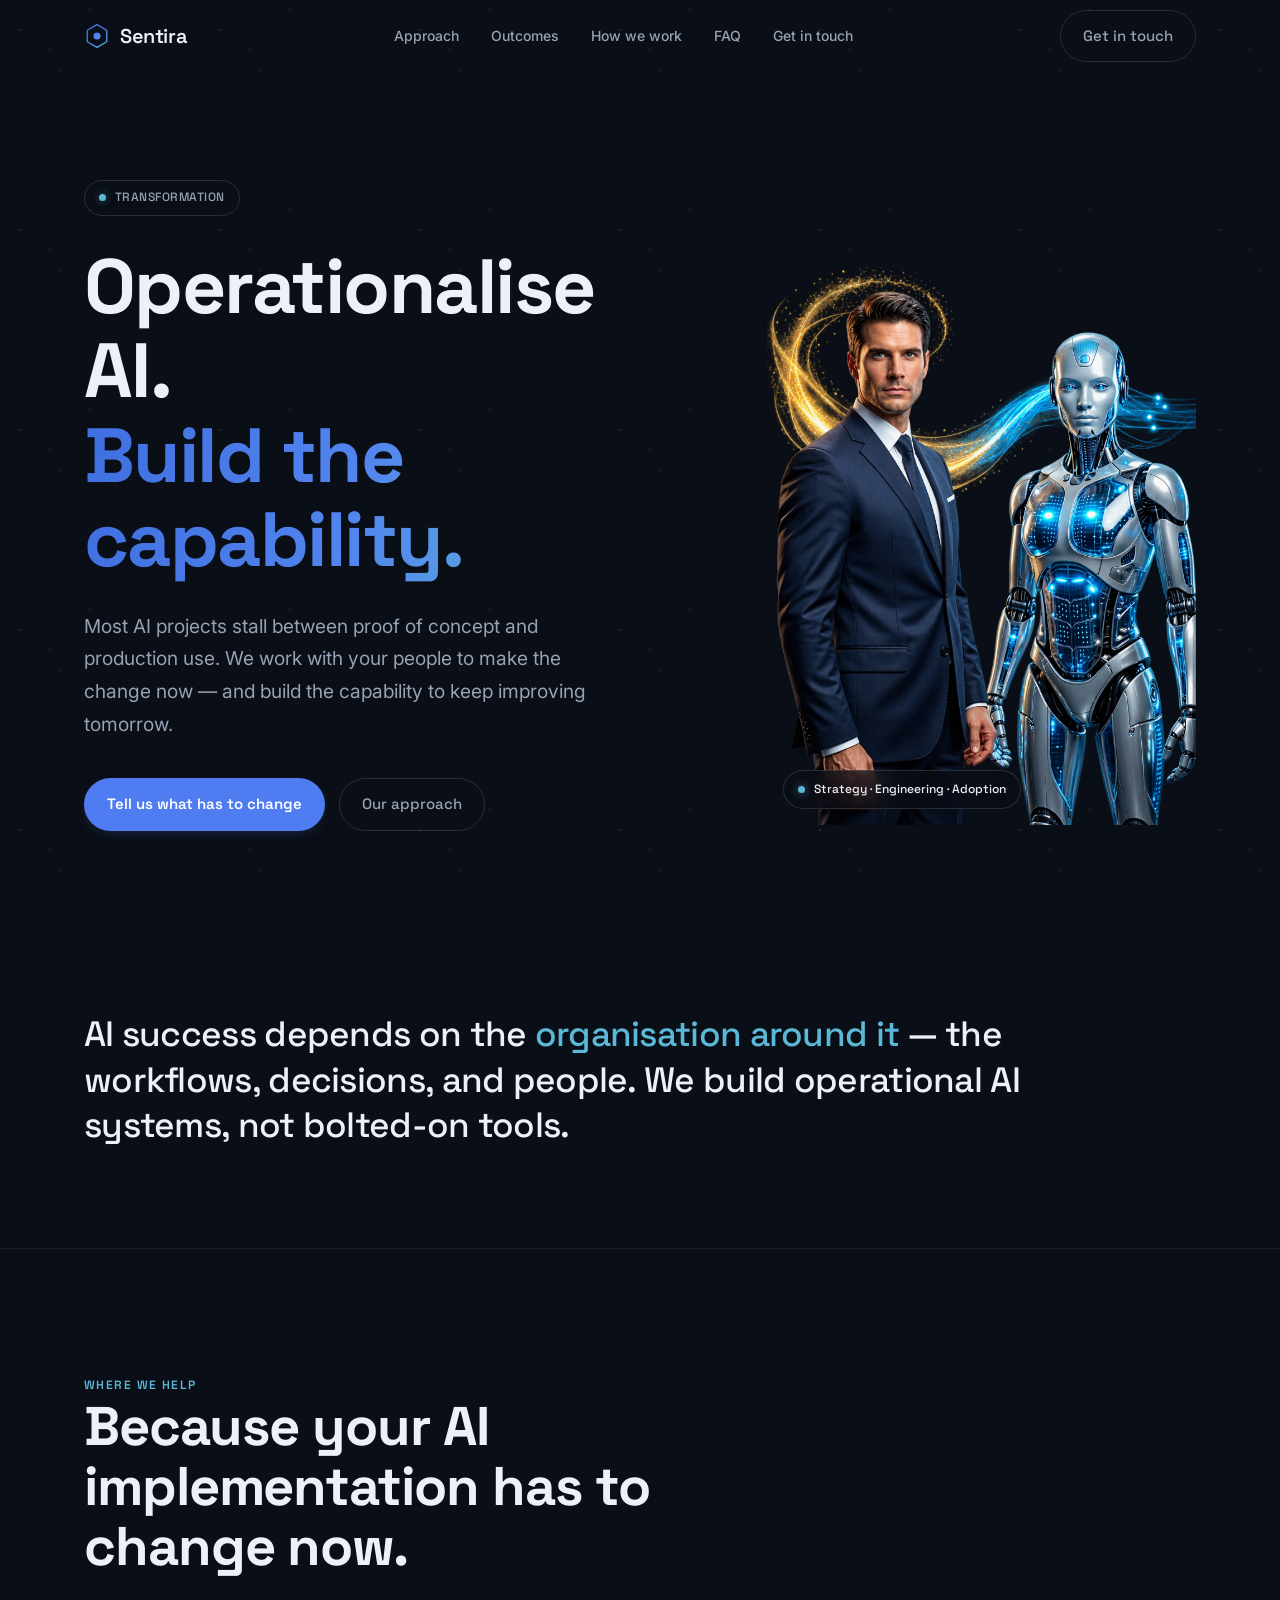
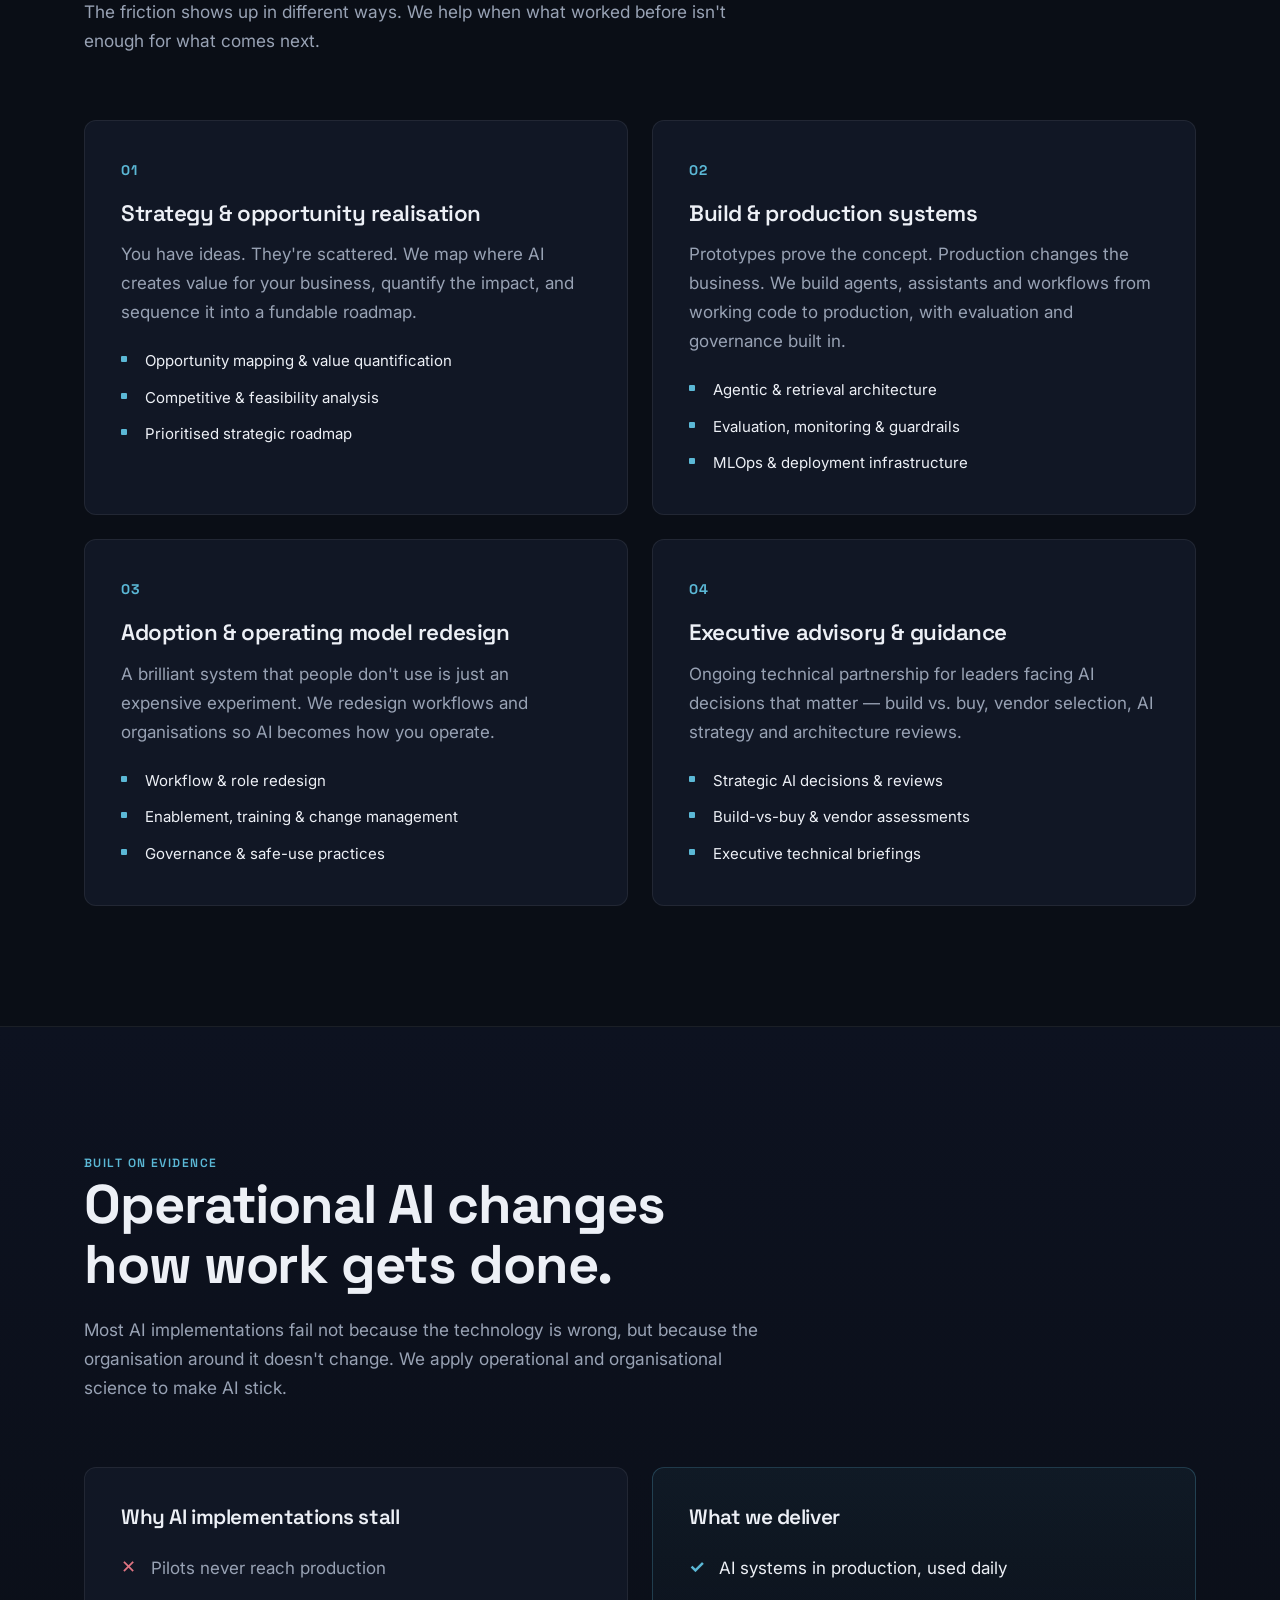
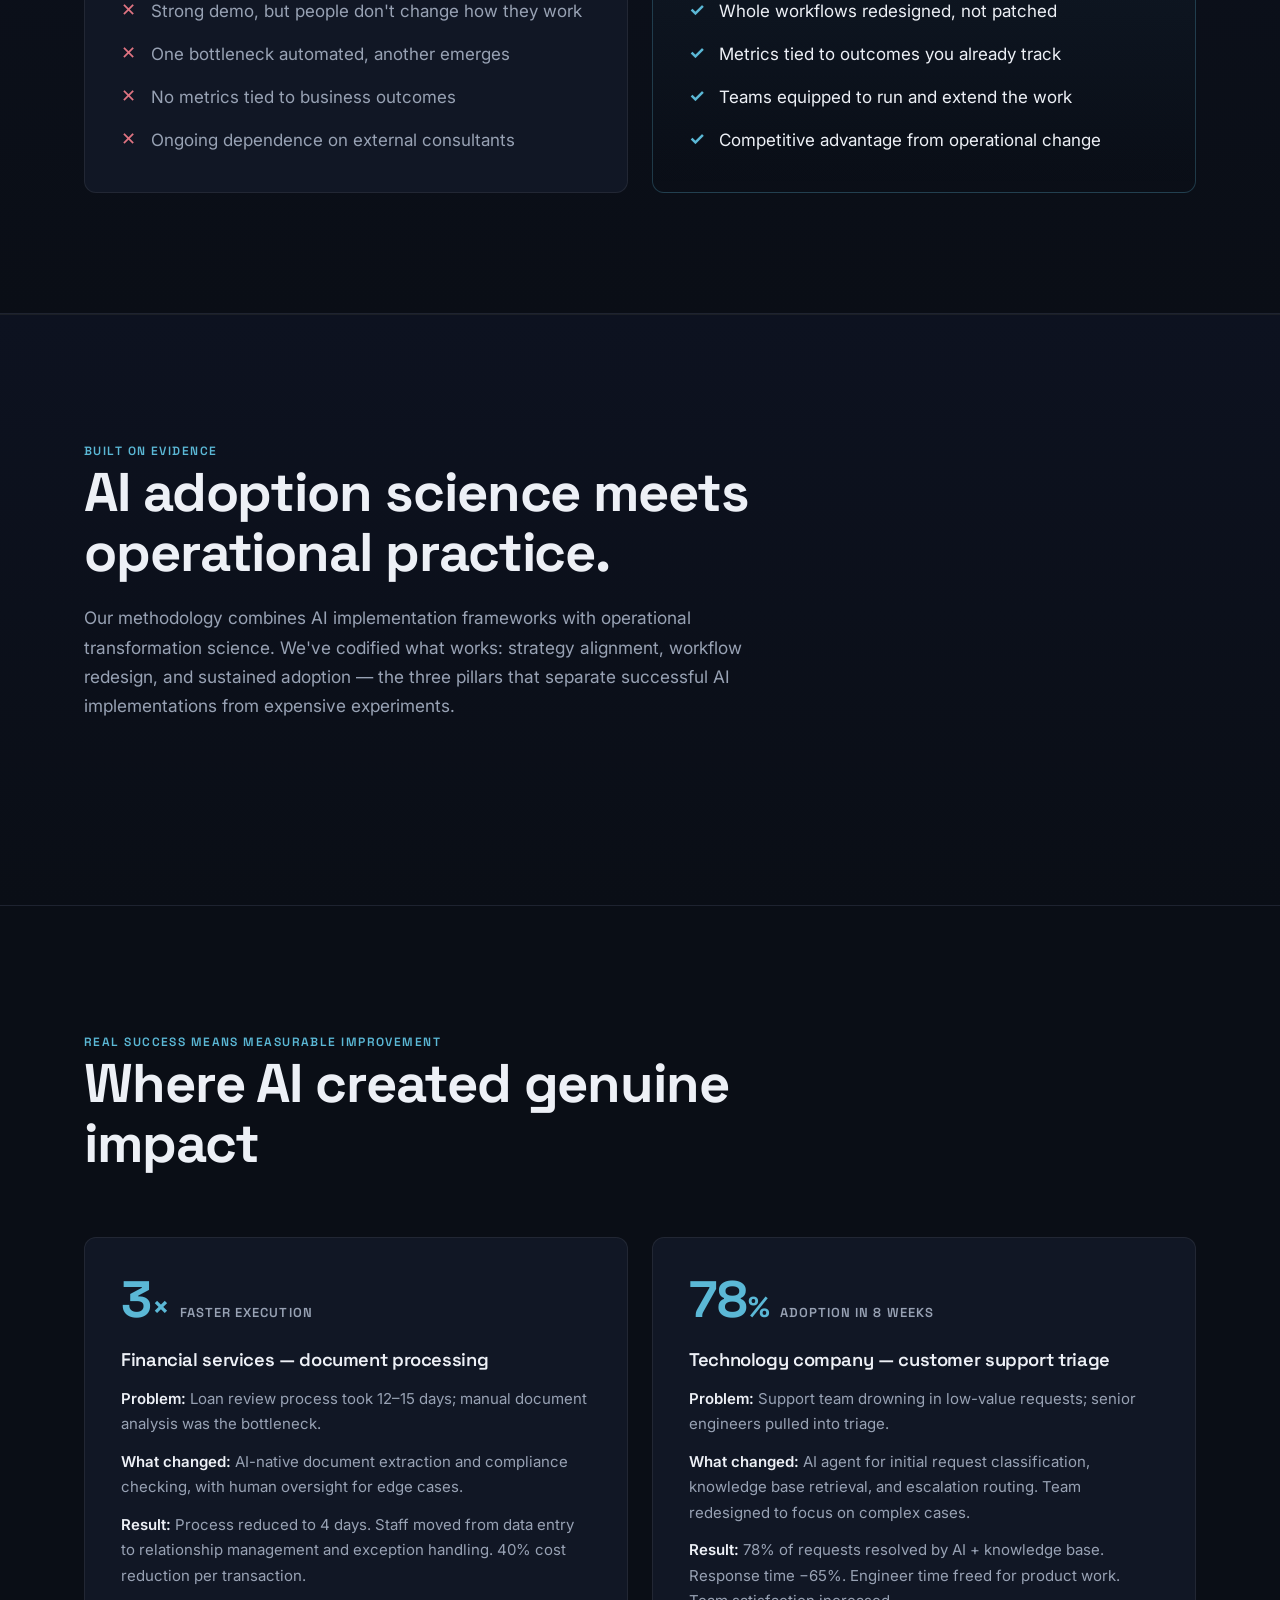
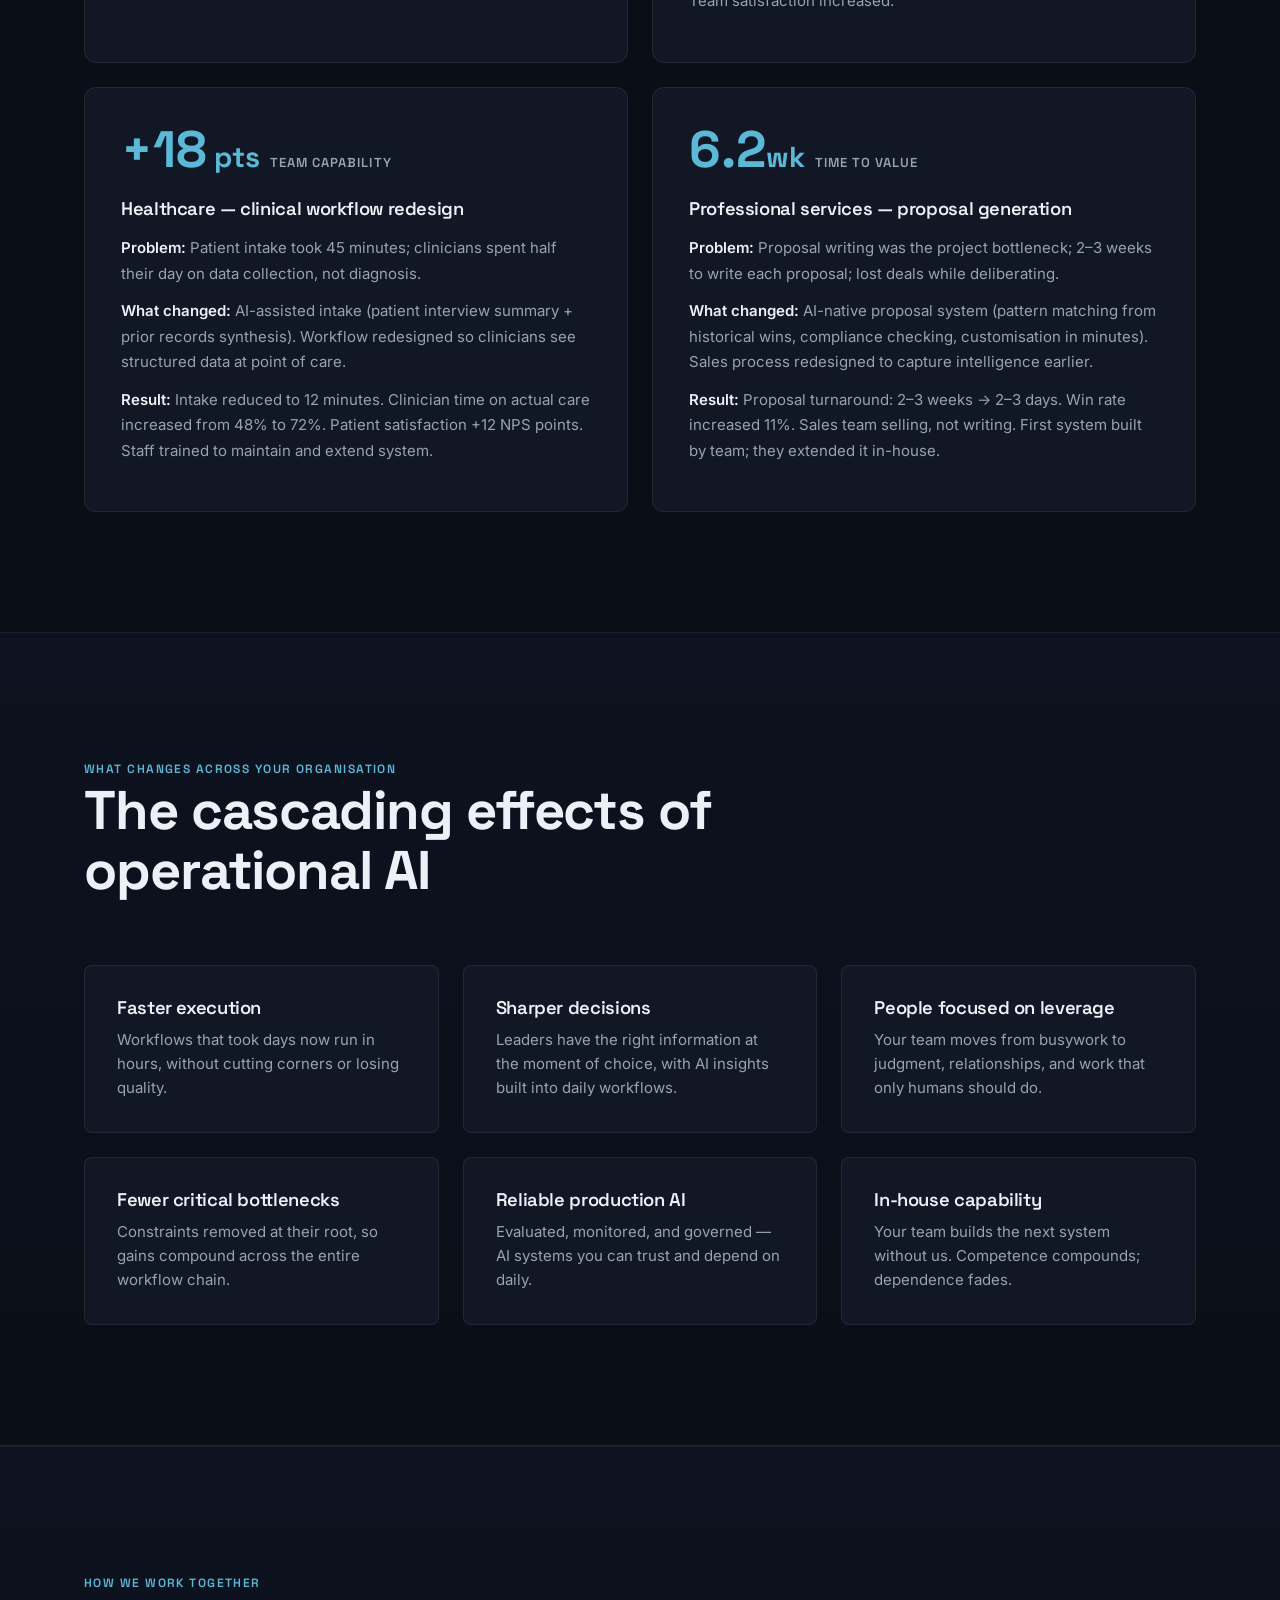
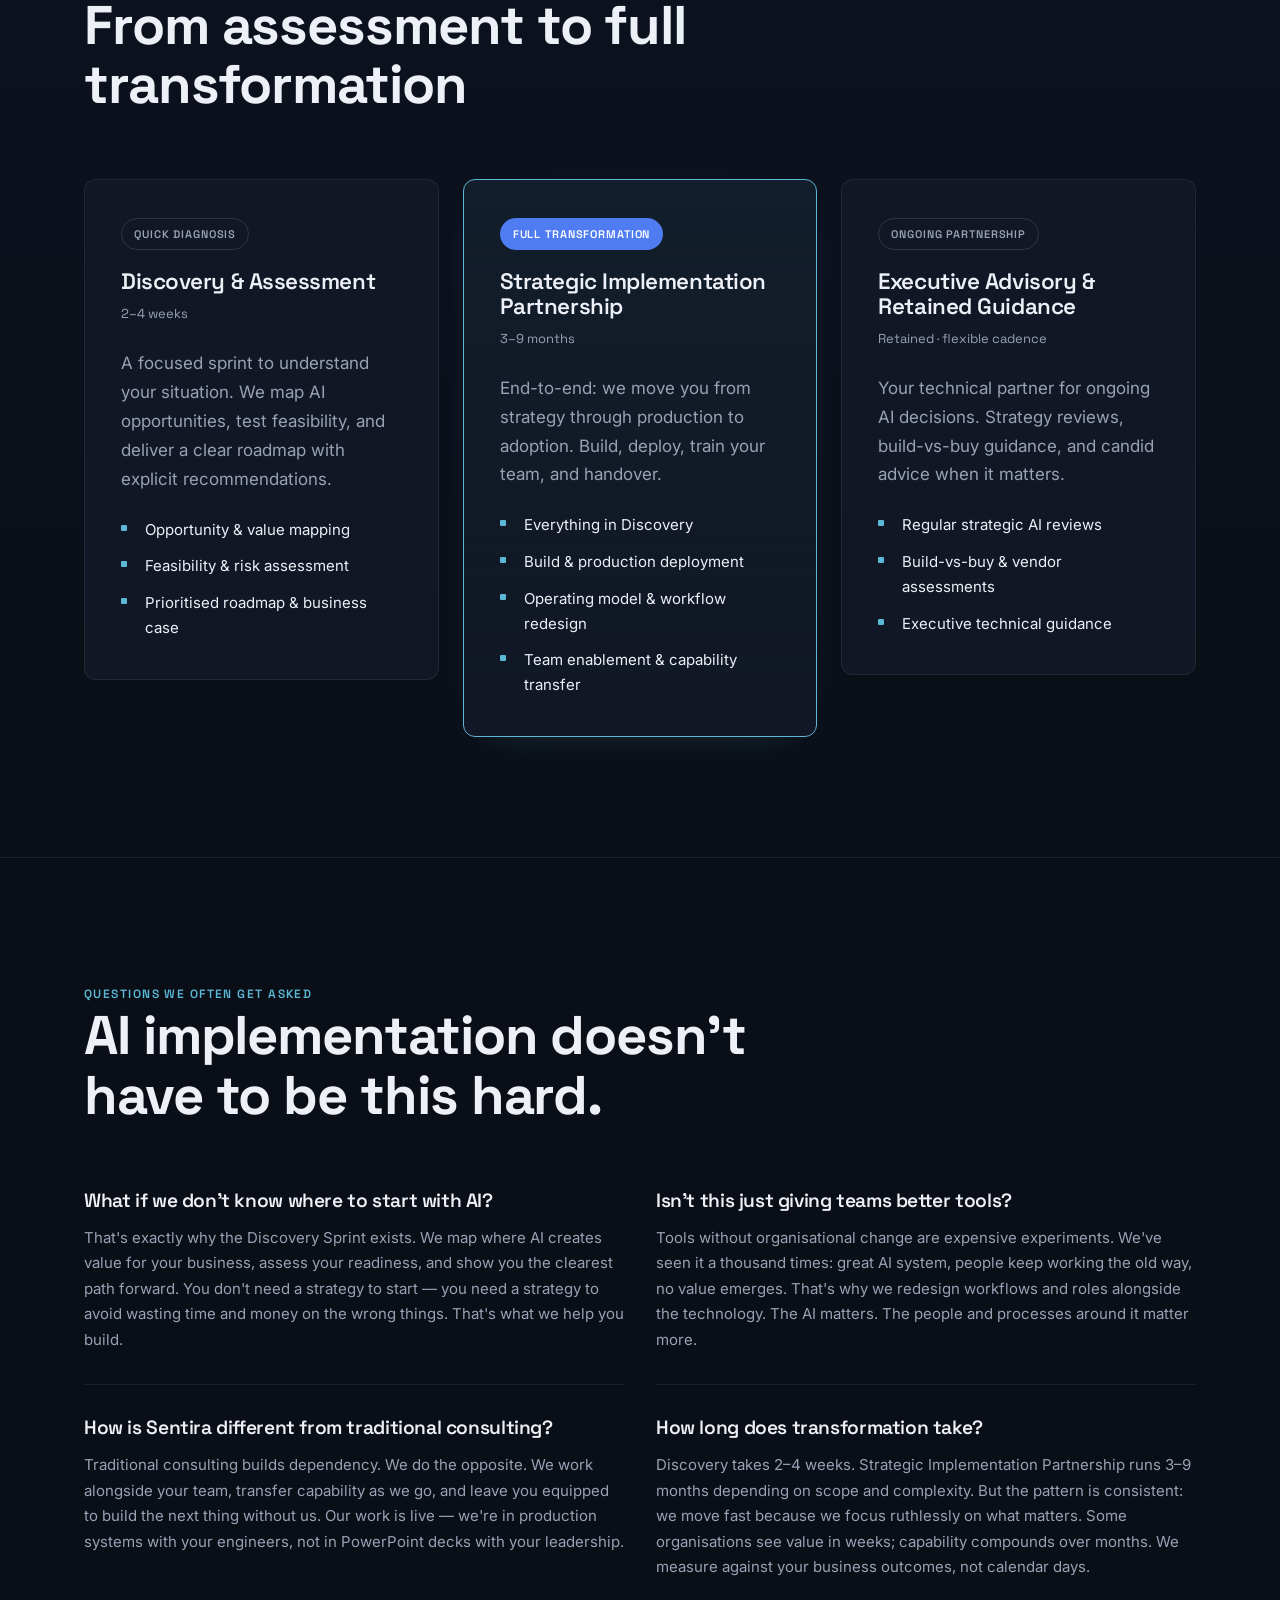
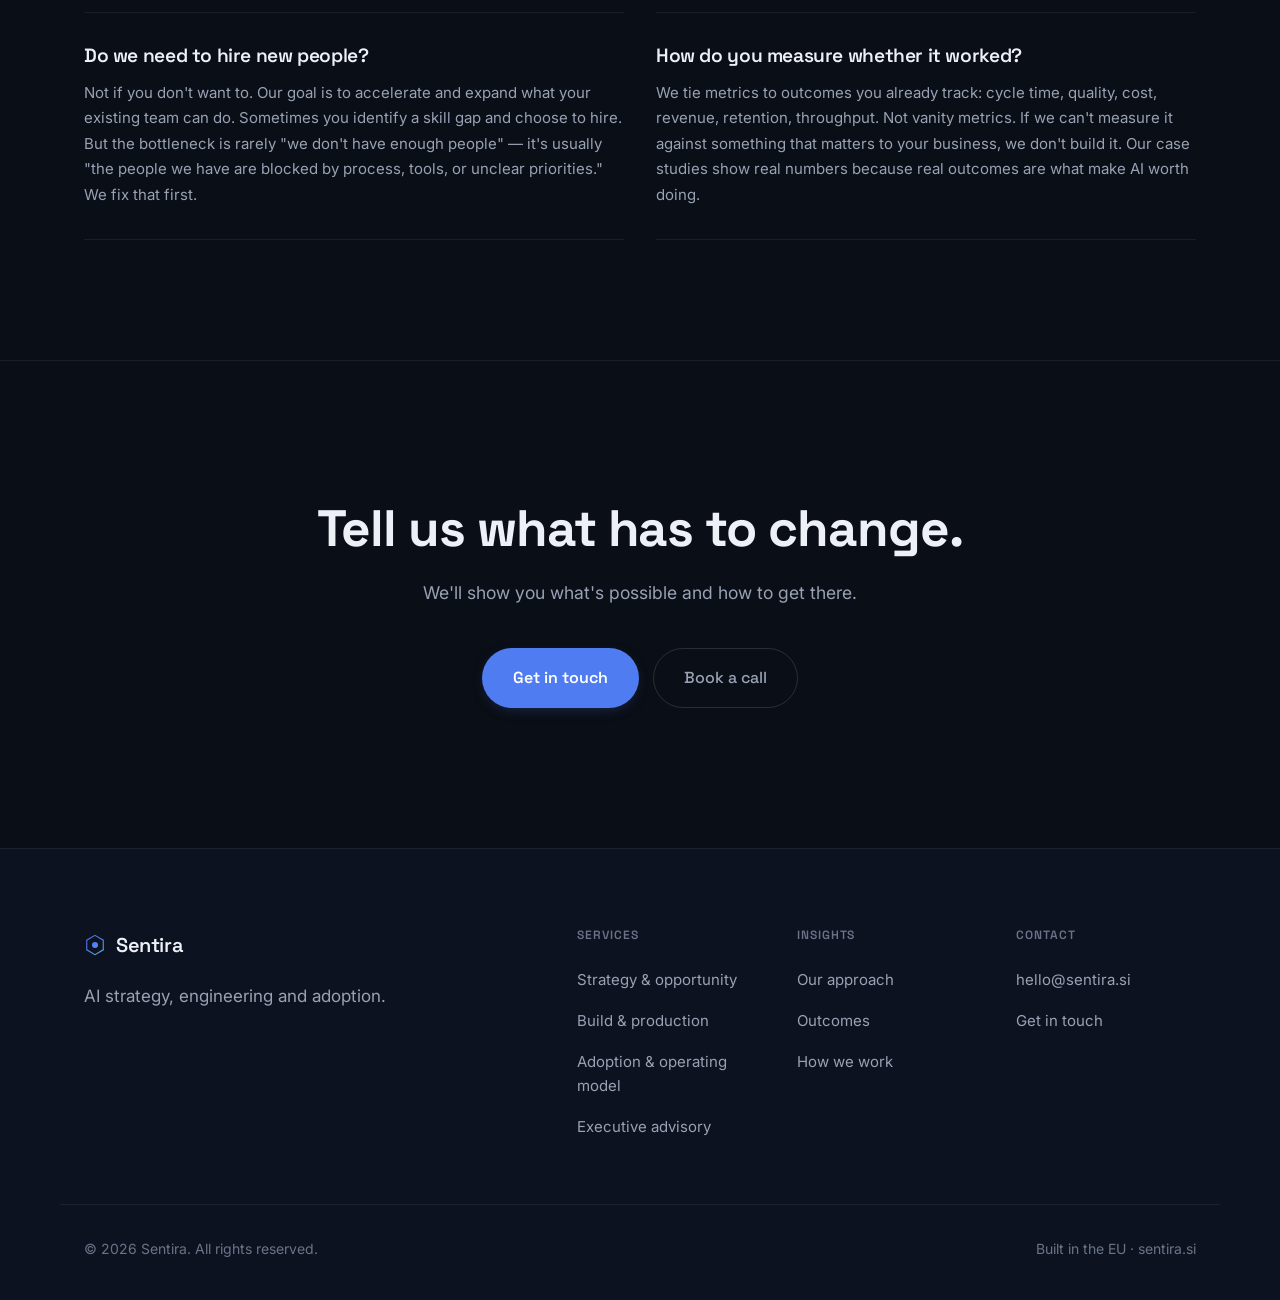
<file: index.html>
<!DOCTYPE html>
<html lang="en">
<head>
  <meta charset="UTF-8" />
  <meta name="viewport" content="width=device-width, initial-scale=1.0" />
  <title>Sentira — AI strategy, engineering & adoption</title>
  <meta name="description" content="Sentira is an AI consultancy. We identify where AI creates value, build it into production, and enable your team to run it." />
  <meta name="theme-color" content="#07080b" />

  <!-- Open Graph -->
  <meta property="og:type" content="website" />
  <meta property="og:title" content="Sentira — AI strategy, engineering & adoption" />
  <meta property="og:description" content="We identify where AI creates value, build it into production, and enable your team to run it." />
  <meta property="og:url" content="https://sentira.si" />
  <meta property="og:image" content="./assets/og.svg" />
  <meta name="twitter:card" content="summary_large_image" />

  <link rel="icon" href="./assets/favicon.svg" type="image/svg+xml" />
  <link rel="preconnect" href="https://fonts.googleapis.com" />
  <link rel="preconnect" href="https://fonts.gstatic.com" crossorigin />
  <link href="https://fonts.googleapis.com/css2?family=Space+Grotesk:wght@400;500;600;700&family=Inter:wght@400;500;600&display=swap" rel="stylesheet" />
  <link rel="stylesheet" href="./styles.css" />
</head>
<body>
  <a class="skip-link" href="#main">Skip to content</a>

  <!-- NAV -->
  <header class="nav" id="nav">
    <div class="container nav__inner">
      <a class="brand" href="#top" aria-label="Sentira home">
        <span class="brand__mark" aria-hidden="true">
          <svg viewBox="0 0 32 32" width="26" height="26" fill="none">
            <path d="M16 2 L28 9 V23 L16 30 L4 23 V9 Z" stroke="url(#g)" stroke-width="1.6"/>
            <circle cx="16" cy="16" r="4.4" fill="url(#g)"/>
            <defs>
              <linearGradient id="g" x1="4" y1="2" x2="28" y2="30" gradientUnits="userSpaceOnUse">
                <stop stop-color="#3f6fe0"/><stop offset=".54" stop-color="#5285ee"/><stop offset="1" stop-color="#5bb8d6"/>
              </linearGradient>
            </defs>
          </svg>
        </span>
        <span class="brand__name">Sentira</span>
      </a>

      <nav class="nav__links" aria-label="Primary">
        <a href="#services">Approach</a>
        <a href="#proof">Outcomes</a>
        <a href="#work">How we work</a>
        <a href="#faq">FAQ</a>
        <a href="#contact">Get in touch</a>
      </nav>

      <div class="nav__cta">
        <a class="btn btn--ghost" href="#contact">Get in touch</a>
        <button class="nav__toggle" id="navToggle" aria-label="Toggle menu" aria-expanded="false">
          <span></span><span></span>
        </button>
      </div>
    </div>
    <div class="nav__mobile" id="navMobile">
      <a href="#services">Approach</a>
      <a href="#proof">Outcomes</a>
      <a href="#work">How we work</a>
      <a href="#faq">FAQ</a>
      <a class="btn btn--primary" href="#contact">Get in touch</a>
    </div>
  </header>

  <main id="main">
    <!-- HERO -->
    <section class="hero" id="top">
      <div class="hero__bg" aria-hidden="true">
        <div class="starfield"></div>
      </div>

      <div class="container hero__inner">
        <div class="hero__content">
          <div class="eyebrow reveal">
            <span class="dot"></span> Transformation
          </div>
          <h1 class="hero__title reveal">
            Operationalise AI.
            <span class="grad">Build the capability.</span>
          </h1>
          <p class="hero__lead reveal">
            Most AI projects stall between proof of concept and production use. We work with your people to make the change now — and build the capability to keep improving tomorrow.
          </p>
          <div class="hero__actions reveal">
            <a class="btn btn--primary" href="#contact">Tell us what has to change</a>
            <a class="btn btn--ghost" href="#services">Our approach</a>
          </div>
        </div>

        <div class="hero__media reveal">
          <div class="hero__media-frame">
            <img src="./assets/hero-nobg.png" width="768" height="1146" loading="eager" decoding="async"
                 alt="A business leader standing alongside an AI humanoid in front of data dashboards — human expertise working with artificial intelligence." />
            <div class="hero__chip">
              <span class="hero__chip-dot" aria-hidden="true"></span> Strategy · Engineering · Adoption
            </div>
          </div>
        </div>
      </div>
    </section>

    <!-- POV STRIP -->
    <section class="pov">
      <div class="container">
        <p class="pov__text reveal">
          AI success depends on the <em>organisation around it</em> — the workflows, decisions, and people. We build operational AI systems, not bolted-on tools.
        </p>
      </div>
    </section>

    <!-- SERVICES (Problem-first) -->
    <section class="section" id="services">
      <div class="container">
        <div class="section__head reveal">
          <span class="kicker">Where we help</span>
          <h2 class="section__title">Because your AI implementation has to change now.</h2>
          <p class="section__sub">
            The friction shows up in different ways. We help when what worked before isn't enough for what comes next.
          </p>
        </div>

        <div class="cards">
          <article class="card reveal">
            <div class="card__num">01</div>
            <h3>Strategy &amp; opportunity realisation</h3>
            <p>You have ideas. They're scattered. We map where AI creates value for your business, quantify the impact, and sequence it into a fundable roadmap.</p>
            <ul class="card__list">
              <li>Opportunity mapping &amp; value quantification</li>
              <li>Competitive &amp; feasibility analysis</li>
              <li>Prioritised strategic roadmap</li>
            </ul>
          </article>

          <article class="card reveal">
            <div class="card__num">02</div>
            <h3>Build &amp; production systems</h3>
            <p>Prototypes prove the concept. Production changes the business. We build agents, assistants and workflows from working code to production, with evaluation and governance built in.</p>
            <ul class="card__list">
              <li>Agentic &amp; retrieval architecture</li>
              <li>Evaluation, monitoring &amp; guardrails</li>
              <li>MLOps &amp; deployment infrastructure</li>
            </ul>
          </article>

          <article class="card reveal">
            <div class="card__num">03</div>
            <h3>Adoption &amp; operating model redesign</h3>
            <p>A brilliant system that people don't use is just an expensive experiment. We redesign workflows and organisations so AI becomes how you operate.</p>
            <ul class="card__list">
              <li>Workflow &amp; role redesign</li>
              <li>Enablement, training &amp; change management</li>
              <li>Governance &amp; safe-use practices</li>
            </ul>
          </article>

          <article class="card reveal">
            <div class="card__num">04</div>
            <h3>Executive advisory &amp; guidance</h3>
            <p>Ongoing technical partnership for leaders facing AI decisions that matter — build vs. buy, vendor selection, AI strategy and architecture reviews.</p>
            <ul class="card__list">
              <li>Strategic AI decisions &amp; reviews</li>
              <li>Build-vs-buy &amp; vendor assessments</li>
              <li>Executive technical briefings</li>
            </ul>
          </article>
        </div>
      </div>
    </section>

    <!-- SCIENCE & APPROACH -->
    <section class="section section--alt" id="approach">
      <div class="container">
        <div class="section__head reveal">
          <span class="kicker">Built on evidence</span>
          <h2 class="section__title">Operational AI changes how work gets done.</h2>
          <p class="section__sub">
            Most AI implementations fail not because the technology is wrong, but because the organisation around it doesn't change. We apply operational and organisational science to make AI stick.
          </p>
        </div>

        <div class="contrast">
          <div class="contrast__col contrast__col--bad reveal">
            <h3>Why AI implementations stall</h3>
            <ul>
              <li>Pilots never reach production</li>
              <li>Strong demo, but people don't change how they work</li>
              <li>One bottleneck automated, another emerges</li>
              <li>No metrics tied to business outcomes</li>
              <li>Ongoing dependence on external consultants</li>
            </ul>
          </div>
          <div class="contrast__col contrast__col--good reveal">
            <h3>What we deliver</h3>
            <ul>
              <li>AI systems in production, used daily</li>
              <li>Whole workflows redesigned, not patched</li>
              <li>Metrics tied to outcomes you already track</li>
              <li>Teams equipped to run and extend the work</li>
              <li>Competitive advantage from operational change</li>
            </ul>
          </div>
        </div>
      </div>
    </section>

    <!-- RESEARCH & GROUNDING -->
    <section class="section section--alt" id="research">
      <div class="container">
        <div class="section__head reveal">
          <span class="kicker">Built on evidence</span>
          <h2 class="section__title">AI adoption science meets operational practice.</h2>
          <p class="section__sub">
            Our methodology combines AI implementation frameworks with operational transformation science. We've codified what works: strategy alignment, workflow redesign, and sustained adoption — the three pillars that separate successful AI implementations from expensive experiments.
          </p>
        </div>
      </div>
    </section>

    <!-- CASE STUDIES / PROOF -->
    <section class="section" id="proof">
      <div class="container">
        <div class="section__head reveal">
          <span class="kicker">Real success means measurable improvement</span>
          <h2 class="section__title">Where AI created genuine impact</h2>
        </div>

        <div class="case-studies">
          <article class="case-study reveal">
            <div class="case-study__metric">
              <span class="case-study__number">3<span class="case-study__unit">×</span></span>
              <span class="case-study__label">faster execution</span>
            </div>
            <h3>Financial services — document processing</h3>
            <p><strong>Problem:</strong> Loan review process took 12–15 days; manual document analysis was the bottleneck.</p>
            <p><strong>What changed:</strong> AI-native document extraction and compliance checking, with human oversight for edge cases.</p>
            <p><strong>Result:</strong> Process reduced to 4 days. Staff moved from data entry to relationship management and exception handling. 40% cost reduction per transaction.</p>
          </article>

          <article class="case-study reveal">
            <div class="case-study__metric">
              <span class="case-study__number">78<span class="case-study__unit">%</span></span>
              <span class="case-study__label">adoption in 8 weeks</span>
            </div>
            <h3>Technology company — customer support triage</h3>
            <p><strong>Problem:</strong> Support team drowning in low-value requests; senior engineers pulled into triage.</p>
            <p><strong>What changed:</strong> AI agent for initial request classification, knowledge base retrieval, and escalation routing. Team redesigned to focus on complex cases.</p>
            <p><strong>Result:</strong> 78% of requests resolved by AI + knowledge base. Response time −65%. Engineer time freed for product work. Team satisfaction increased.</p>
          </article>

          <article class="case-study reveal">
            <div class="case-study__metric">
              <span class="case-study__number">+18<span class="case-study__unit"> pts</span></span>
              <span class="case-study__label">team capability</span>
            </div>
            <h3>Healthcare — clinical workflow redesign</h3>
            <p><strong>Problem:</strong> Patient intake took 45 minutes; clinicians spent half their day on data collection, not diagnosis.</p>
            <p><strong>What changed:</strong> AI-assisted intake (patient interview summary + prior records synthesis). Workflow redesigned so clinicians see structured data at point of care.</p>
            <p><strong>Result:</strong> Intake reduced to 12 minutes. Clinician time on actual care increased from 48% to 72%. Patient satisfaction +12 NPS points. Staff trained to maintain and extend system.</p>
          </article>

          <article class="case-study reveal">
            <div class="case-study__metric">
              <span class="case-study__number">6.2<span class="case-study__unit">wk</span></span>
              <span class="case-study__label">time to value</span>
            </div>
            <h3>Professional services — proposal generation</h3>
            <p><strong>Problem:</strong> Proposal writing was the project bottleneck; 2–3 weeks to write each proposal; lost deals while deliberating.</p>
            <p><strong>What changed:</strong> AI-native proposal system (pattern matching from historical wins, compliance checking, customisation in minutes). Sales process redesigned to capture intelligence earlier.</p>
            <p><strong>Result:</strong> Proposal turnaround: 2–3 weeks → 2–3 days. Win rate increased 11%. Sales team selling, not writing. First system built by team; they extended it in-house.</p>
          </article>
        </div>
      </div>
    </section>

    <!-- OUTCOMES FRAMEWORK -->
    <section class="section section--alt" id="outcomes">
      <div class="container">
        <div class="section__head reveal">
          <span class="kicker">What changes across your organisation</span>
          <h2 class="section__title">The cascading effects of operational AI</h2>
        </div>

        <div class="outcomes">
          <div class="outcome reveal">
            <h3>Faster execution</h3>
            <p>Workflows that took days now run in hours, without cutting corners or losing quality.</p>
          </div>
          <div class="outcome reveal">
            <h3>Sharper decisions</h3>
            <p>Leaders have the right information at the moment of choice, with AI insights built into daily workflows.</p>
          </div>
          <div class="outcome reveal">
            <h3>People focused on leverage</h3>
            <p>Your team moves from busywork to judgment, relationships, and work that only humans should do.</p>
          </div>
          <div class="outcome reveal">
            <h3>Fewer critical bottlenecks</h3>
            <p>Constraints removed at their root, so gains compound across the entire workflow chain.</p>
          </div>
          <div class="outcome reveal">
            <h3>Reliable production AI</h3>
            <p>Evaluated, monitored, and governed — AI systems you can trust and depend on daily.</p>
          </div>
          <div class="outcome reveal">
            <h3>In-house capability</h3>
            <p>Your team builds the next system without us. Competence compounds; dependence fades.</p>
          </div>
        </div>
      </div>
    </section>


    <!-- ENGAGEMENTS / WAYS OF WORKING -->
    <section class="section section--alt" id="work">
      <div class="container">
        <div class="section__head reveal">
          <span class="kicker">How we work together</span>
          <h2 class="section__title">From assessment to full transformation</h2>
        </div>

        <div class="plans">
          <article class="plan reveal">
            <div class="plan__badge">Quick diagnosis</div>
            <h3>Discovery &amp; Assessment</h3>
            <p class="plan__meta">2–4 weeks</p>
            <p>A focused sprint to understand your situation. We map AI opportunities, test feasibility, and deliver a clear roadmap with explicit recommendations.</p>
            <ul>
              <li>Opportunity &amp; value mapping</li>
              <li>Feasibility &amp; risk assessment</li>
              <li>Prioritised roadmap &amp; business case</li>
            </ul>
          </article>

          <article class="plan plan--feature reveal">
            <div class="plan__badge plan__badge--hot">Full transformation</div>
            <h3>Strategic Implementation Partnership</h3>
            <p class="plan__meta">3–9 months</p>
            <p>End-to-end: we move you from strategy through production to adoption. Build, deploy, train your team, and handover.</p>
            <ul>
              <li>Everything in Discovery</li>
              <li>Build &amp; production deployment</li>
              <li>Operating model &amp; workflow redesign</li>
              <li>Team enablement &amp; capability transfer</li>
            </ul>
          </article>

          <article class="plan reveal">
            <div class="plan__badge">Ongoing partnership</div>
            <h3>Executive Advisory &amp; Retained Guidance</h3>
            <p class="plan__meta">Retained · flexible cadence</p>
            <p>Your technical partner for ongoing AI decisions. Strategy reviews, build-vs-buy guidance, and candid advice when it matters.</p>
            <ul>
              <li>Regular strategic AI reviews</li>
              <li>Build-vs-buy &amp; vendor assessments</li>
              <li>Executive technical guidance</li>
            </ul>
          </article>
        </div>
      </div>
    </section>

    <!-- FAQ -->
    <section class="section" id="faq">
      <div class="container">
        <div class="section__head reveal">
          <span class="kicker">Questions we often get asked</span>
          <h2 class="section__title">AI implementation doesn't have to be this hard.</h2>
        </div>

        <div class="faq-grid">
          <div class="faq-item reveal">
            <h3>What if we don't know where to start with AI?</h3>
            <p>That's exactly why the Discovery Sprint exists. We map where AI creates value for your business, assess your readiness, and show you the clearest path forward. You don't need a strategy to start — you need a strategy to avoid wasting time and money on the wrong things. That's what we help you build.</p>
          </div>

          <div class="faq-item reveal">
            <h3>Isn't this just giving teams better tools?</h3>
            <p>Tools without organisational change are expensive experiments. We've seen it a thousand times: great AI system, people keep working the old way, no value emerges. That's why we redesign workflows and roles alongside the technology. The AI matters. The people and processes around it matter more.</p>
          </div>

          <div class="faq-item reveal">
            <h3>How is Sentira different from traditional consulting?</h3>
            <p>Traditional consulting builds dependency. We do the opposite. We work alongside your team, transfer capability as we go, and leave you equipped to build the next thing without us. Our work is live — we're in production systems with your engineers, not in PowerPoint decks with your leadership.</p>
          </div>

          <div class="faq-item reveal">
            <h3>How long does transformation take?</h3>
            <p>Discovery takes 2–4 weeks. Strategic Implementation Partnership runs 3–9 months depending on scope and complexity. But the pattern is consistent: we move fast because we focus ruthlessly on what matters. Some organisations see value in weeks; capability compounds over months. We measure against your business outcomes, not calendar days.</p>
          </div>

          <div class="faq-item reveal">
            <h3>Do we need to hire new people?</h3>
            <p>Not if you don't want to. Our goal is to accelerate and expand what your existing team can do. Sometimes you identify a skill gap and choose to hire. But the bottleneck is rarely "we don't have enough people" — it's usually "the people we have are blocked by process, tools, or unclear priorities." We fix that first.</p>
          </div>

          <div class="faq-item reveal">
            <h3>How do you measure whether it worked?</h3>
            <p>We tie metrics to outcomes you already track: cycle time, quality, cost, revenue, retention, throughput. Not vanity metrics. If we can't measure it against something that matters to your business, we don't build it. Our case studies show real numbers because real outcomes are what make AI worth doing.</p>
          </div>
        </div>
      </div>
    </section>

    <!-- CTA -->
    <section class="cta">
      <div class="container cta__inner reveal">
        <h2>Tell us what has to change.</h2>
        <p>We'll show you what's possible and how to get there.</p>
        <div class="cta__actions">
          <a class="btn btn--primary btn--lg" href="mailto:hello@sentira.si">Get in touch</a>
          <a class="btn btn--ghost btn--lg" href="mailto:hello@sentira.si?subject=Book%20a%20call">Book a call</a>
        </div>
      </div>
    </section>
  </main>

  <footer class="footer">
    <div class="container footer__inner">
      <div class="footer__brand">
        <a class="brand" href="#top" aria-label="Sentira home">
          <span class="brand__mark" aria-hidden="true">
            <svg viewBox="0 0 32 32" width="22" height="22" fill="none">
              <path d="M16 2 L28 9 V23 L16 30 L4 23 V9 Z" stroke="url(#g2)" stroke-width="1.6"/>
              <circle cx="16" cy="16" r="4.4" fill="url(#g2)"/>
              <defs>
                <linearGradient id="g2" x1="4" y1="2" x2="28" y2="30" gradientUnits="userSpaceOnUse">
                  <stop stop-color="#3f6fe0"/><stop offset=".54" stop-color="#5285ee"/><stop offset="1" stop-color="#5bb8d6"/>
                </linearGradient>
              </defs>
            </svg>
          </span>
          <span class="brand__name">Sentira</span>
        </a>
        <p>AI strategy, engineering and adoption.</p>
      </div>

      <nav class="footer__cols" aria-label="Footer">
        <div>
          <h4>Services</h4>
          <a href="#services">Strategy &amp; opportunity</a>
          <a href="#services">Build &amp; production</a>
          <a href="#services">Adoption &amp; operating model</a>
          <a href="#services">Executive advisory</a>
        </div>
        <div>
          <h4>Insights</h4>
          <a href="#approach">Our approach</a>
          <a href="#proof">Outcomes</a>
          <a href="#work">How we work</a>
        </div>
        <div>
          <h4>Contact</h4>
          <a href="mailto:hello@sentira.si">hello@sentira.si</a>
          <a href="#contact">Get in touch</a>
        </div>
      </nav>
    </div>
    <div class="container footer__base">
      <span>© <span id="year"></span> Sentira. All rights reserved.</span>
      <span class="footer__loc">Built in the EU · sentira.si</span>
    </div>
  </footer>

  <script src="./main.js"></script>
</body>
</html>
</file>
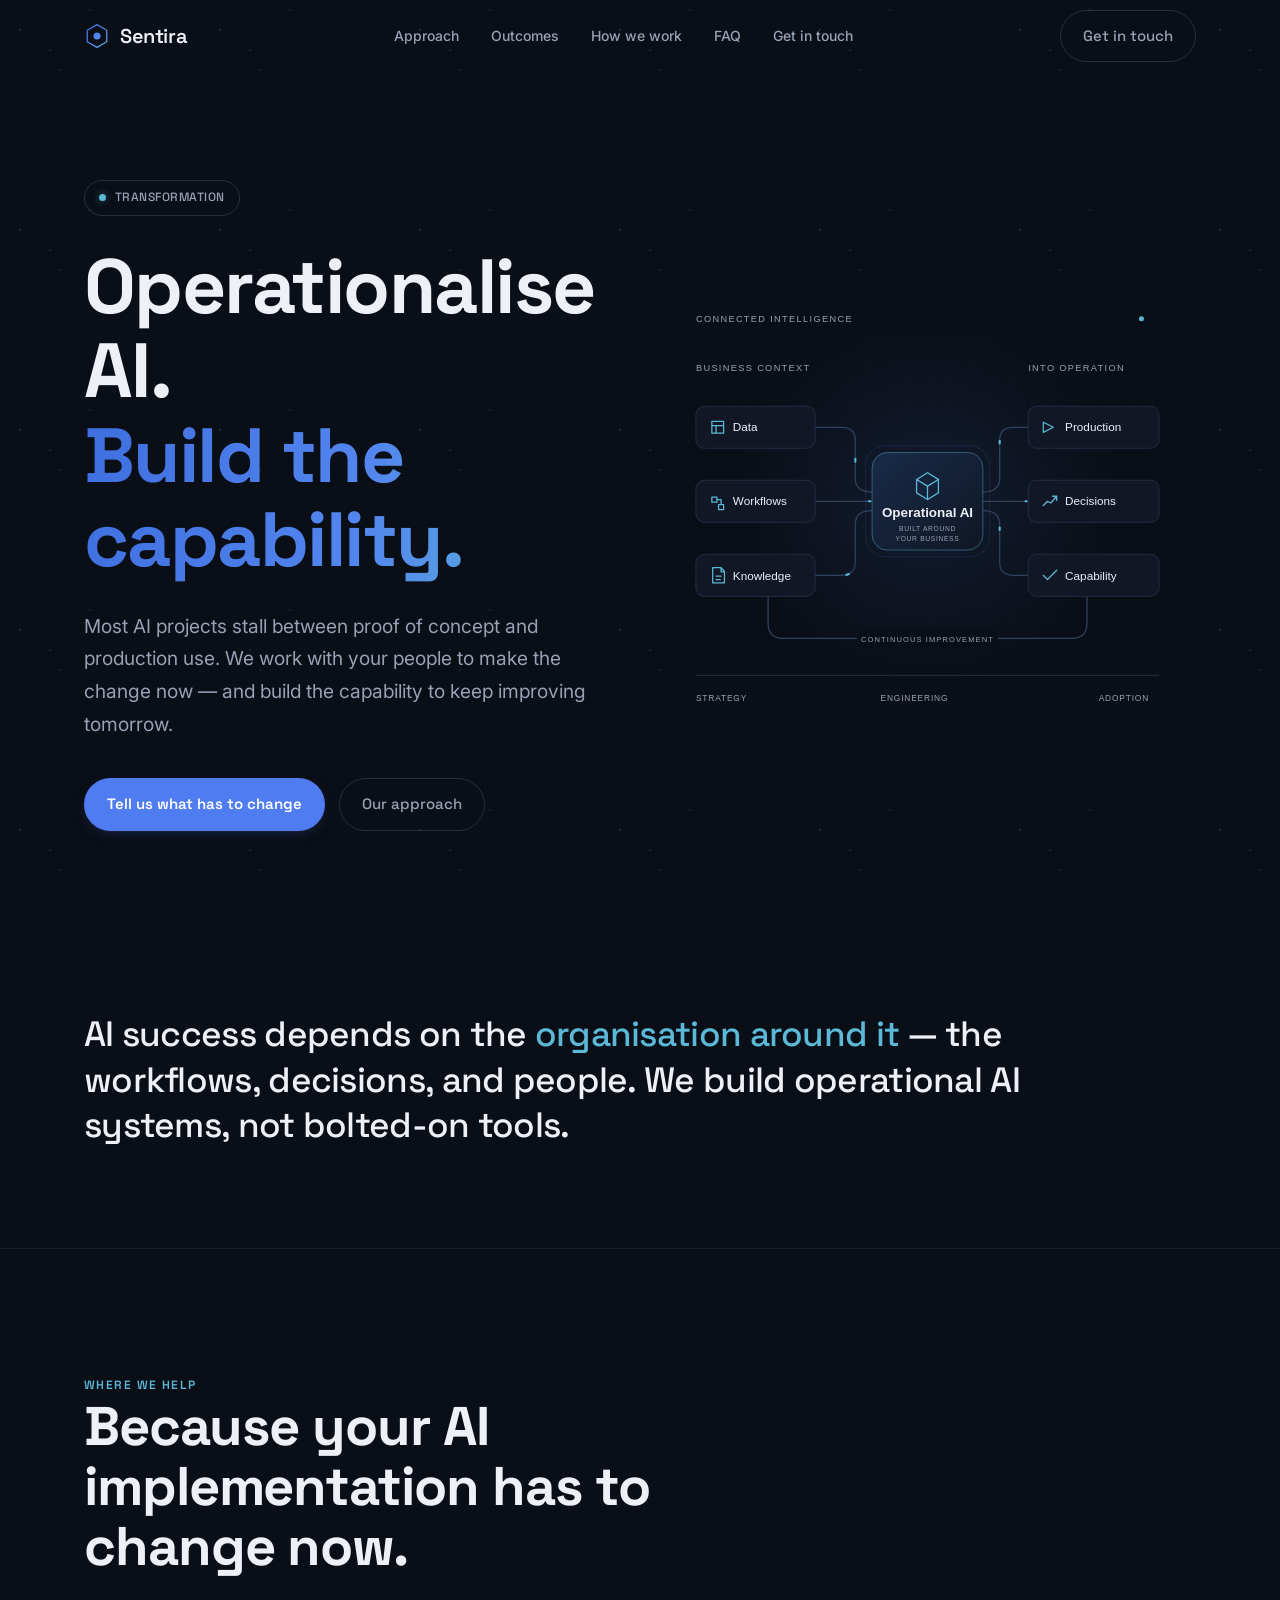
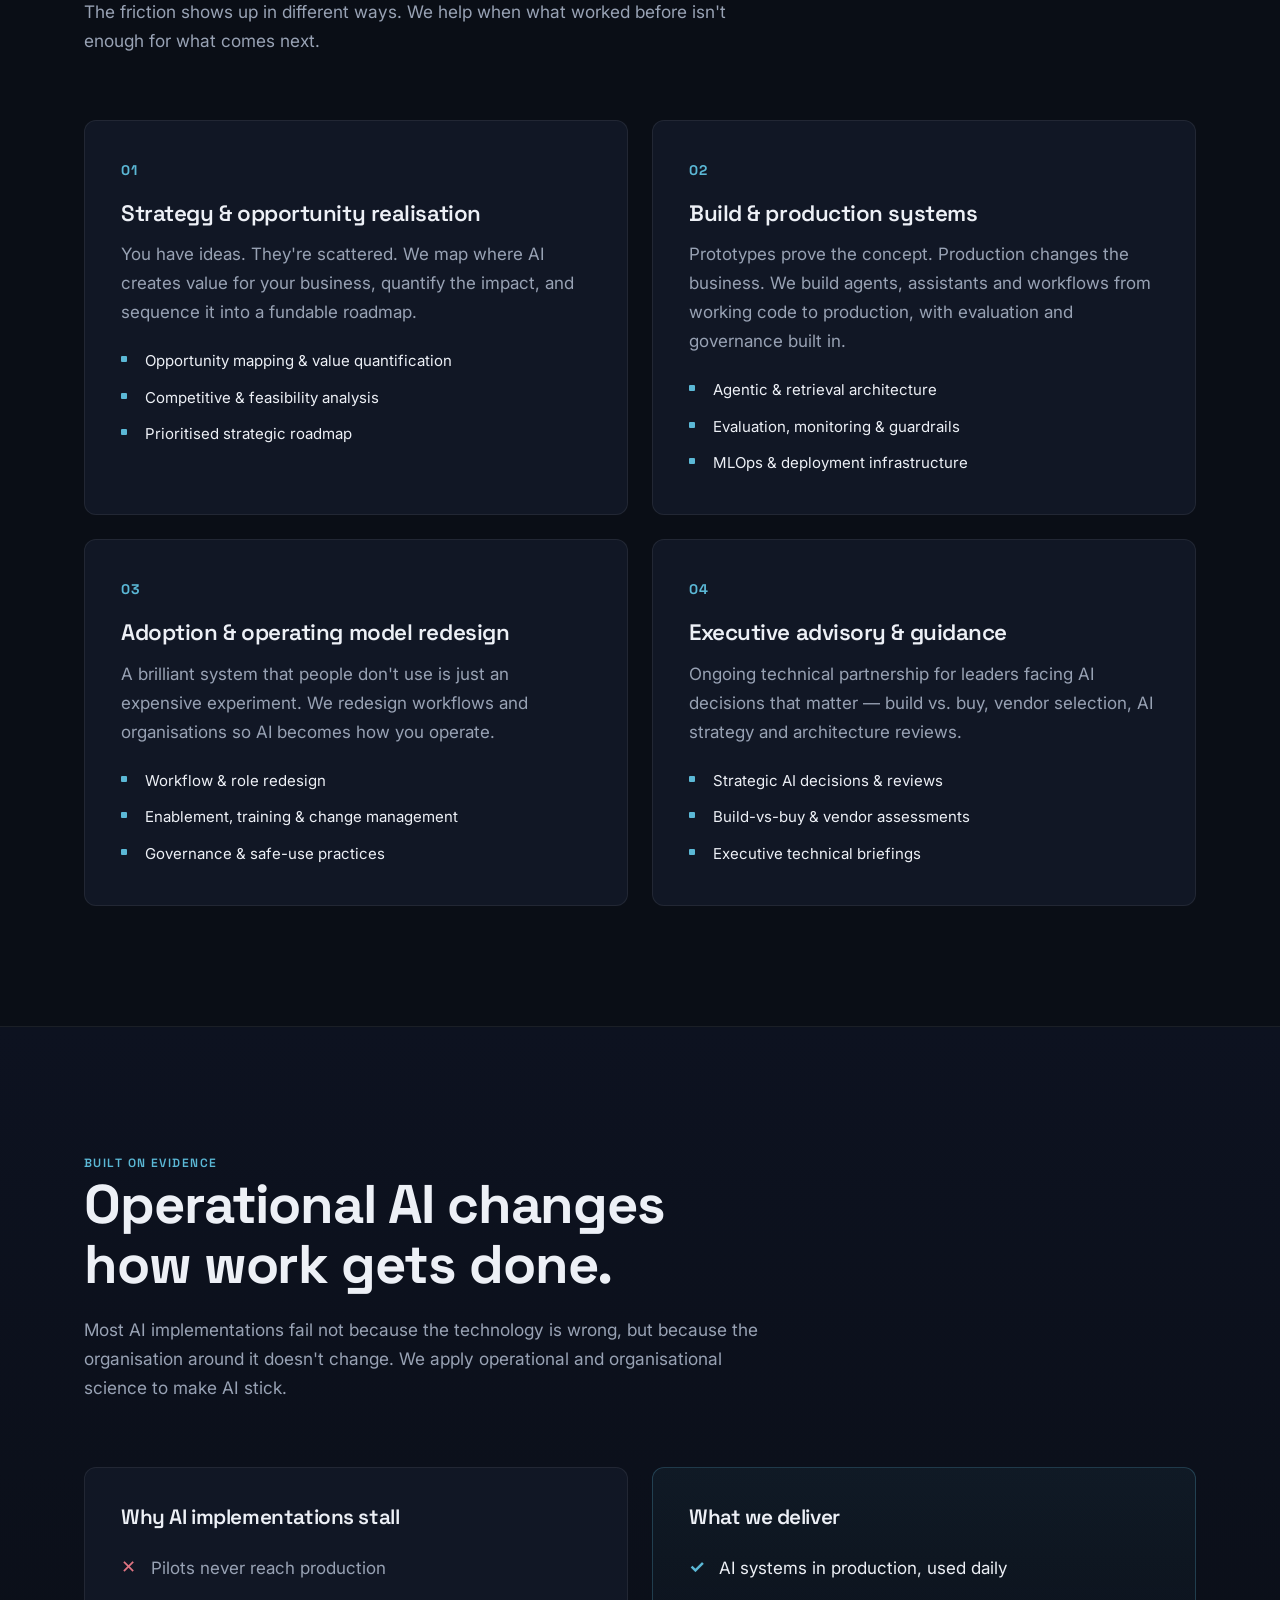
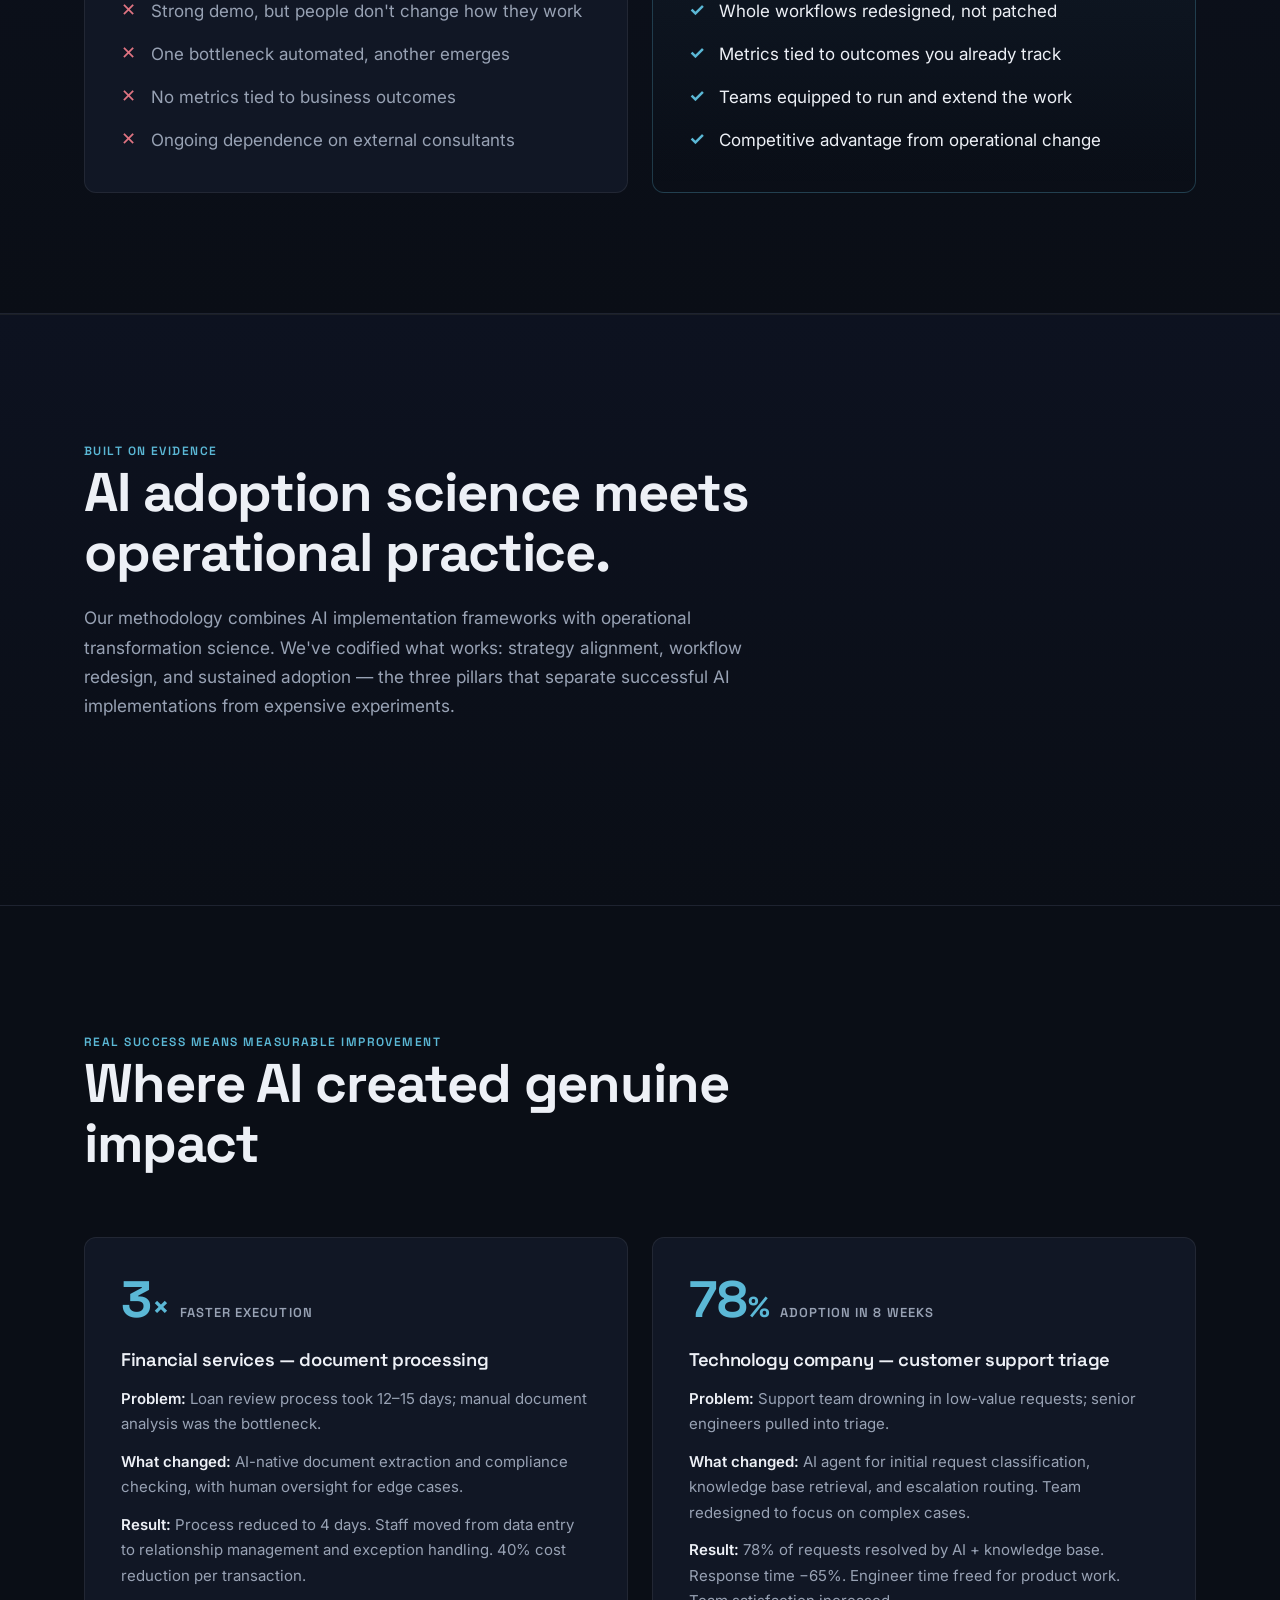
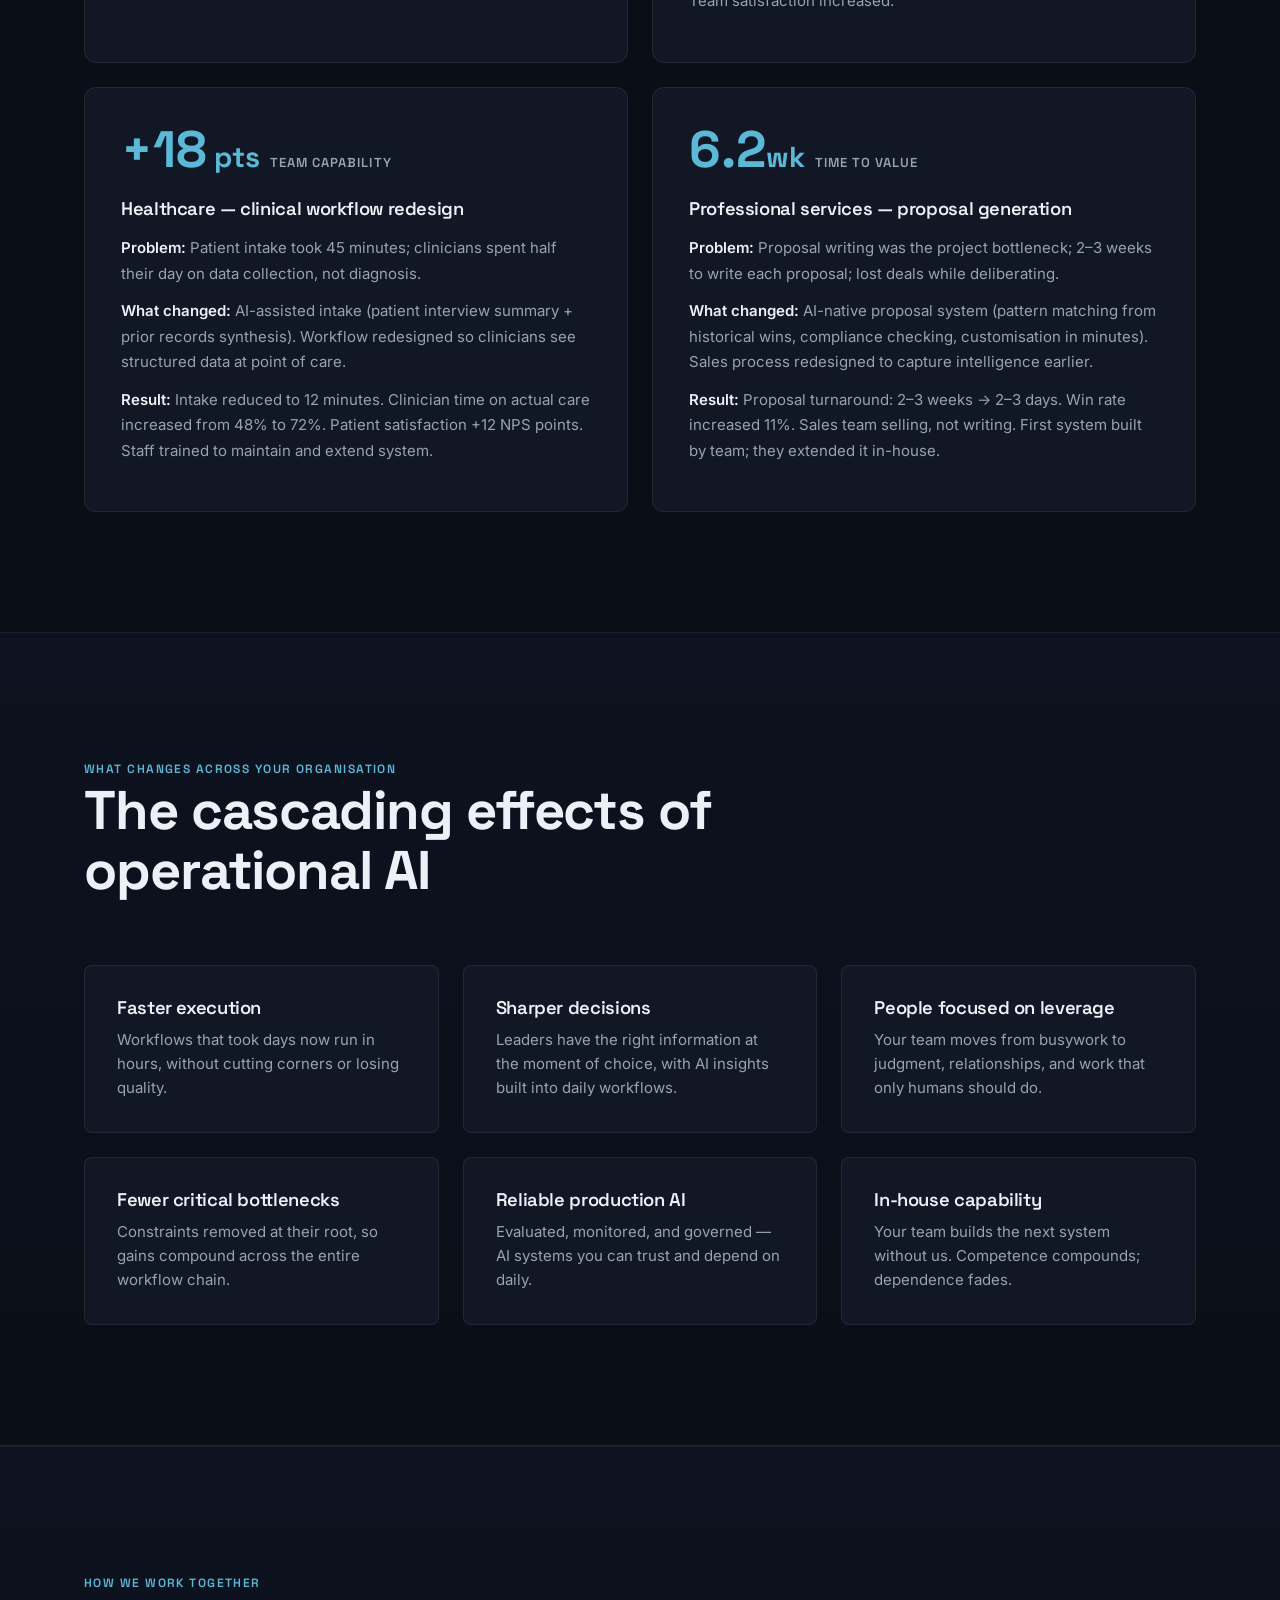
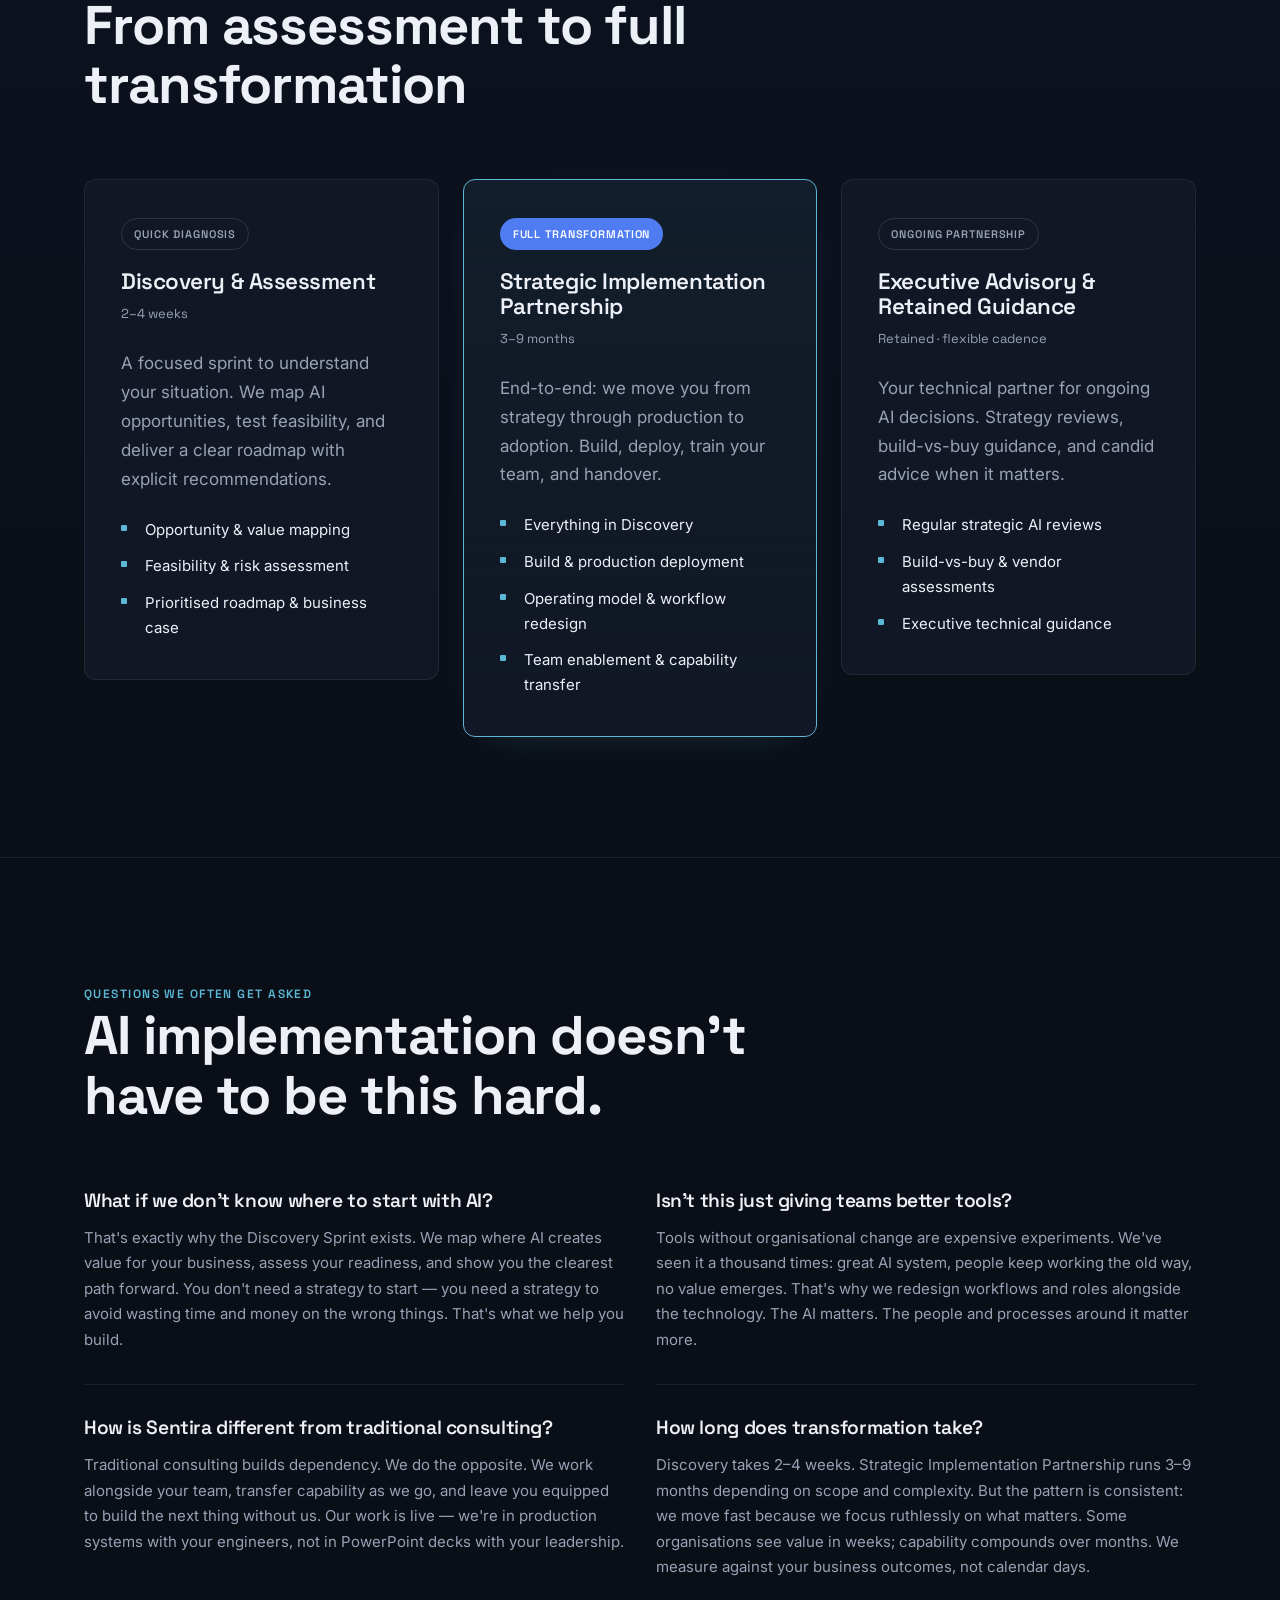
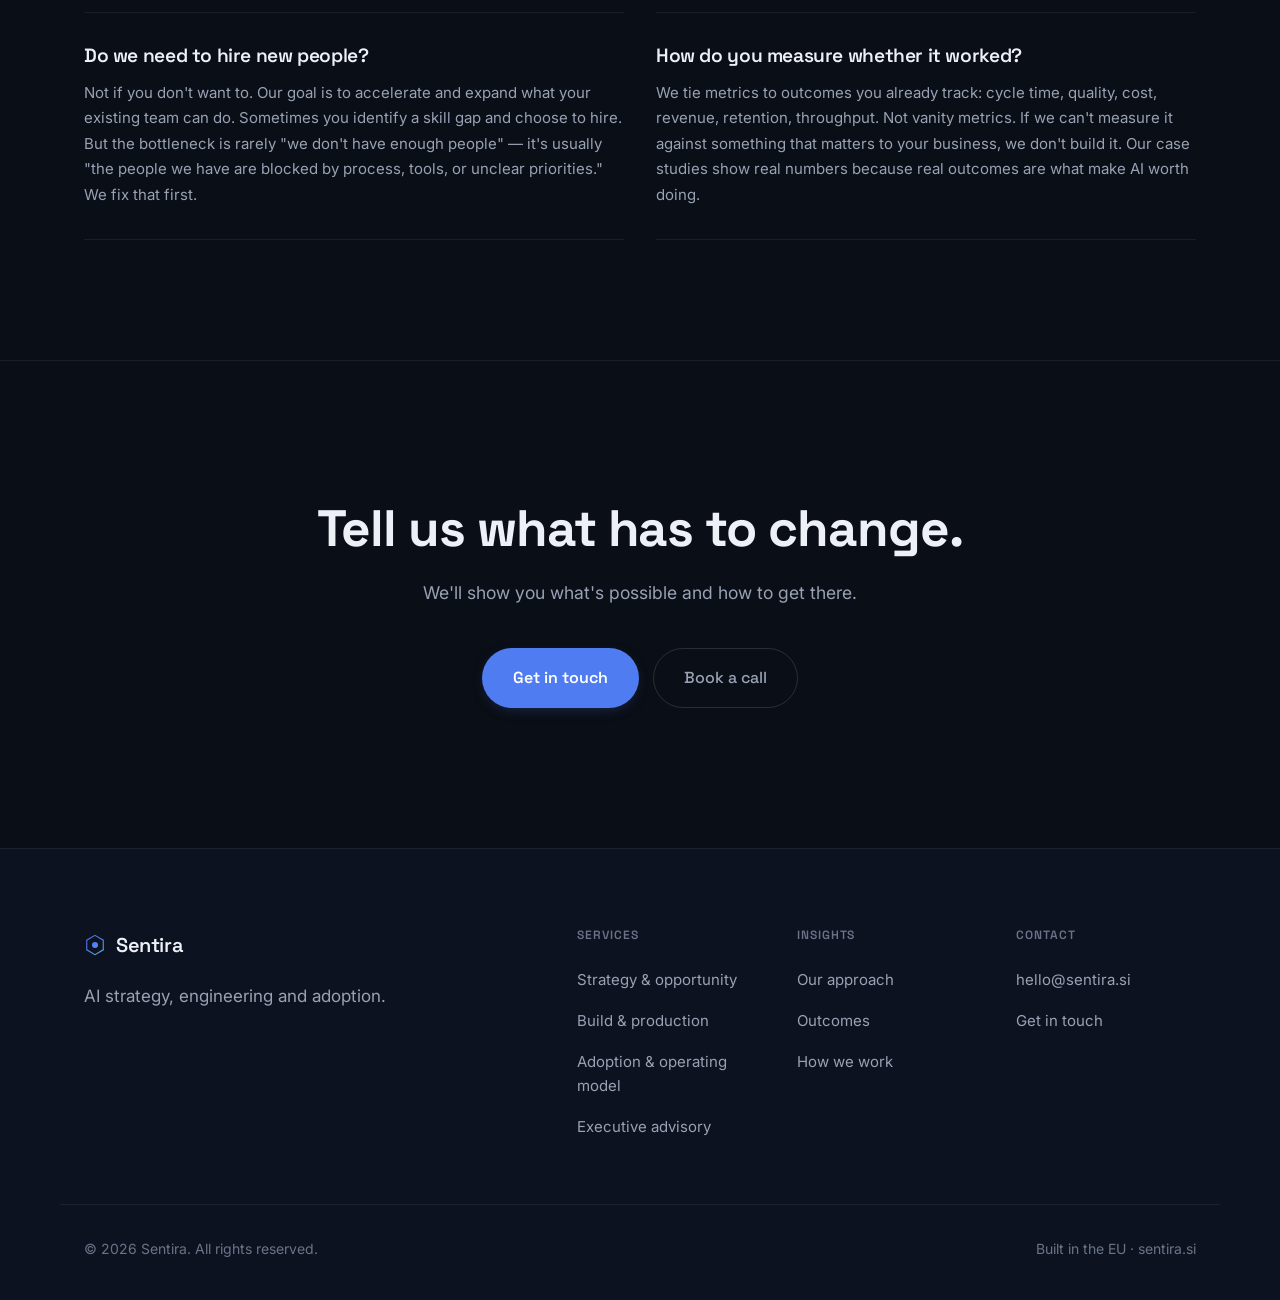
<file: site/index.html>
<!DOCTYPE html>
<html lang="en">
<head>
  <meta charset="UTF-8" />
  <meta name="viewport" content="width=device-width, initial-scale=1.0" />
  <title>Sentira — AI strategy, engineering & adoption</title>
  <meta name="description" content="Sentira is an AI consultancy. We identify where AI creates value, build it into production, and enable your team to run it." />
  <meta name="theme-color" content="#07080b" />

  <!-- Open Graph -->
  <meta property="og:type" content="website" />
  <meta property="og:title" content="Sentira — AI strategy, engineering & adoption" />
  <meta property="og:description" content="We identify where AI creates value, build it into production, and enable your team to run it." />
  <meta property="og:url" content="https://sentira.si" />
  <meta property="og:image" content="./assets/og.svg" />
  <meta name="twitter:card" content="summary_large_image" />

  <link rel="icon" href="./assets/favicon.svg" type="image/svg+xml" />
  <link rel="preconnect" href="https://fonts.googleapis.com" />
  <link rel="preconnect" href="https://fonts.gstatic.com" crossorigin />
  <link href="https://fonts.googleapis.com/css2?family=Space+Grotesk:wght@400;500;600;700&family=Inter:wght@400;500;600&display=swap" rel="stylesheet" />
  <link rel="stylesheet" href="./styles.css" />
</head>
<body>
  <a class="skip-link" href="#main">Skip to content</a>

  <!-- NAV -->
  <header class="nav" id="nav">
    <div class="container nav__inner">
      <a class="brand" href="#top" aria-label="Sentira home">
        <span class="brand__mark" aria-hidden="true">
          <svg viewBox="0 0 32 32" width="26" height="26" fill="none">
            <path d="M16 2 L28 9 V23 L16 30 L4 23 V9 Z" stroke="url(#g)" stroke-width="1.6"/>
            <circle cx="16" cy="16" r="4.4" fill="url(#g)"/>
            <defs>
              <linearGradient id="g" x1="4" y1="2" x2="28" y2="30" gradientUnits="userSpaceOnUse">
                <stop stop-color="#3f6fe0"/><stop offset=".54" stop-color="#5285ee"/><stop offset="1" stop-color="#5bb8d6"/>
              </linearGradient>
            </defs>
          </svg>
        </span>
        <span class="brand__name">Sentira</span>
      </a>

      <nav class="nav__links" aria-label="Primary">
        <a href="#services">Approach</a>
        <a href="#proof">Outcomes</a>
        <a href="#work">How we work</a>
        <a href="#faq">FAQ</a>
        <a href="#contact">Get in touch</a>
      </nav>

      <div class="nav__cta">
        <a class="btn btn--ghost" href="#contact">Get in touch</a>
        <button class="nav__toggle" id="navToggle" aria-label="Toggle menu" aria-expanded="false">
          <span></span><span></span>
        </button>
      </div>
    </div>
    <div class="nav__mobile" id="navMobile">
      <a href="#services">Approach</a>
      <a href="#proof">Outcomes</a>
      <a href="#work">How we work</a>
      <a href="#faq">FAQ</a>
      <a class="btn btn--primary" href="#contact">Get in touch</a>
    </div>
  </header>

  <main id="main">
    <!-- HERO -->
    <section class="hero" id="top">
      <div class="hero__bg" aria-hidden="true">
        <div class="starfield"></div>
      </div>

      <div class="container hero__inner">
        <div class="hero__content">
          <div class="eyebrow reveal">
            <span class="dot"></span> Transformation
          </div>
          <h1 class="hero__title reveal">
            Operationalise AI.
            <span class="grad">Build the capability.</span>
          </h1>
          <p class="hero__lead reveal">
            Most AI projects stall between proof of concept and production use. We work with your people to make the change now — and build the capability to keep improving tomorrow.
          </p>
          <div class="hero__actions reveal">
            <a class="btn btn--primary" href="#contact">Tell us what has to change</a>
            <a class="btn btn--ghost" href="#services">Our approach</a>
          </div>
        </div>

        <div class="hero__media reveal">
          <div class="hero__media-frame">
            <img src="./assets/sentira-data-flow.svg" width="640" height="560" loading="eager" decoding="async"
                 alt="Data, workflows and knowledge flow through operational AI into production, better decisions and team capability, with a continuous-improvement feedback loop." />
          </div>
        </div>
      </div>
    </section>

    <!-- POV STRIP -->
    <section class="pov">
      <div class="container">
        <p class="pov__text reveal">
          AI success depends on the <em>organisation around it</em> — the workflows, decisions, and people. We build operational AI systems, not bolted-on tools.
        </p>
      </div>
    </section>

    <!-- SERVICES (Problem-first) -->
    <section class="section" id="services">
      <div class="container">
        <div class="section__head reveal">
          <span class="kicker">Where we help</span>
          <h2 class="section__title">Because your AI implementation has to change now.</h2>
          <p class="section__sub">
            The friction shows up in different ways. We help when what worked before isn't enough for what comes next.
          </p>
        </div>

        <div class="cards">
          <article class="card reveal">
            <div class="card__num">01</div>
            <h3>Strategy &amp; opportunity realisation</h3>
            <p>You have ideas. They're scattered. We map where AI creates value for your business, quantify the impact, and sequence it into a fundable roadmap.</p>
            <ul class="card__list">
              <li>Opportunity mapping &amp; value quantification</li>
              <li>Competitive &amp; feasibility analysis</li>
              <li>Prioritised strategic roadmap</li>
            </ul>
          </article>

          <article class="card reveal">
            <div class="card__num">02</div>
            <h3>Build &amp; production systems</h3>
            <p>Prototypes prove the concept. Production changes the business. We build agents, assistants and workflows from working code to production, with evaluation and governance built in.</p>
            <ul class="card__list">
              <li>Agentic &amp; retrieval architecture</li>
              <li>Evaluation, monitoring &amp; guardrails</li>
              <li>MLOps &amp; deployment infrastructure</li>
            </ul>
          </article>

          <article class="card reveal">
            <div class="card__num">03</div>
            <h3>Adoption &amp; operating model redesign</h3>
            <p>A brilliant system that people don't use is just an expensive experiment. We redesign workflows and organisations so AI becomes how you operate.</p>
            <ul class="card__list">
              <li>Workflow &amp; role redesign</li>
              <li>Enablement, training &amp; change management</li>
              <li>Governance &amp; safe-use practices</li>
            </ul>
          </article>

          <article class="card reveal">
            <div class="card__num">04</div>
            <h3>Executive advisory &amp; guidance</h3>
            <p>Ongoing technical partnership for leaders facing AI decisions that matter — build vs. buy, vendor selection, AI strategy and architecture reviews.</p>
            <ul class="card__list">
              <li>Strategic AI decisions &amp; reviews</li>
              <li>Build-vs-buy &amp; vendor assessments</li>
              <li>Executive technical briefings</li>
            </ul>
          </article>
        </div>
      </div>
    </section>

    <!-- SCIENCE & APPROACH -->
    <section class="section section--alt" id="approach">
      <div class="container">
        <div class="section__head reveal">
          <span class="kicker">Built on evidence</span>
          <h2 class="section__title">Operational AI changes how work gets done.</h2>
          <p class="section__sub">
            Most AI implementations fail not because the technology is wrong, but because the organisation around it doesn't change. We apply operational and organisational science to make AI stick.
          </p>
        </div>

        <div class="contrast">
          <div class="contrast__col contrast__col--bad reveal">
            <h3>Why AI implementations stall</h3>
            <ul>
              <li>Pilots never reach production</li>
              <li>Strong demo, but people don't change how they work</li>
              <li>One bottleneck automated, another emerges</li>
              <li>No metrics tied to business outcomes</li>
              <li>Ongoing dependence on external consultants</li>
            </ul>
          </div>
          <div class="contrast__col contrast__col--good reveal">
            <h3>What we deliver</h3>
            <ul>
              <li>AI systems in production, used daily</li>
              <li>Whole workflows redesigned, not patched</li>
              <li>Metrics tied to outcomes you already track</li>
              <li>Teams equipped to run and extend the work</li>
              <li>Competitive advantage from operational change</li>
            </ul>
          </div>
        </div>
      </div>
    </section>

    <!-- RESEARCH & GROUNDING -->
    <section class="section section--alt" id="research">
      <div class="container">
        <div class="section__head reveal">
          <span class="kicker">Built on evidence</span>
          <h2 class="section__title">AI adoption science meets operational practice.</h2>
          <p class="section__sub">
            Our methodology combines AI implementation frameworks with operational transformation science. We've codified what works: strategy alignment, workflow redesign, and sustained adoption — the three pillars that separate successful AI implementations from expensive experiments.
          </p>
        </div>
      </div>
    </section>

    <!-- CASE STUDIES / PROOF -->
    <section class="section" id="proof">
      <div class="container">
        <div class="section__head reveal">
          <span class="kicker">Real success means measurable improvement</span>
          <h2 class="section__title">Where AI created genuine impact</h2>
        </div>

        <div class="case-studies">
          <article class="case-study reveal">
            <div class="case-study__metric">
              <span class="case-study__number">3<span class="case-study__unit">×</span></span>
              <span class="case-study__label">faster execution</span>
            </div>
            <h3>Financial services — document processing</h3>
            <p><strong>Problem:</strong> Loan review process took 12–15 days; manual document analysis was the bottleneck.</p>
            <p><strong>What changed:</strong> AI-native document extraction and compliance checking, with human oversight for edge cases.</p>
            <p><strong>Result:</strong> Process reduced to 4 days. Staff moved from data entry to relationship management and exception handling. 40% cost reduction per transaction.</p>
          </article>

          <article class="case-study reveal">
            <div class="case-study__metric">
              <span class="case-study__number">78<span class="case-study__unit">%</span></span>
              <span class="case-study__label">adoption in 8 weeks</span>
            </div>
            <h3>Technology company — customer support triage</h3>
            <p><strong>Problem:</strong> Support team drowning in low-value requests; senior engineers pulled into triage.</p>
            <p><strong>What changed:</strong> AI agent for initial request classification, knowledge base retrieval, and escalation routing. Team redesigned to focus on complex cases.</p>
            <p><strong>Result:</strong> 78% of requests resolved by AI + knowledge base. Response time −65%. Engineer time freed for product work. Team satisfaction increased.</p>
          </article>

          <article class="case-study reveal">
            <div class="case-study__metric">
              <span class="case-study__number">+18<span class="case-study__unit"> pts</span></span>
              <span class="case-study__label">team capability</span>
            </div>
            <h3>Healthcare — clinical workflow redesign</h3>
            <p><strong>Problem:</strong> Patient intake took 45 minutes; clinicians spent half their day on data collection, not diagnosis.</p>
            <p><strong>What changed:</strong> AI-assisted intake (patient interview summary + prior records synthesis). Workflow redesigned so clinicians see structured data at point of care.</p>
            <p><strong>Result:</strong> Intake reduced to 12 minutes. Clinician time on actual care increased from 48% to 72%. Patient satisfaction +12 NPS points. Staff trained to maintain and extend system.</p>
          </article>

          <article class="case-study reveal">
            <div class="case-study__metric">
              <span class="case-study__number">6.2<span class="case-study__unit">wk</span></span>
              <span class="case-study__label">time to value</span>
            </div>
            <h3>Professional services — proposal generation</h3>
            <p><strong>Problem:</strong> Proposal writing was the project bottleneck; 2–3 weeks to write each proposal; lost deals while deliberating.</p>
            <p><strong>What changed:</strong> AI-native proposal system (pattern matching from historical wins, compliance checking, customisation in minutes). Sales process redesigned to capture intelligence earlier.</p>
            <p><strong>Result:</strong> Proposal turnaround: 2–3 weeks → 2–3 days. Win rate increased 11%. Sales team selling, not writing. First system built by team; they extended it in-house.</p>
          </article>
        </div>
      </div>
    </section>

    <!-- OUTCOMES FRAMEWORK -->
    <section class="section section--alt" id="outcomes">
      <div class="container">
        <div class="section__head reveal">
          <span class="kicker">What changes across your organisation</span>
          <h2 class="section__title">The cascading effects of operational AI</h2>
        </div>

        <div class="outcomes">
          <div class="outcome reveal">
            <h3>Faster execution</h3>
            <p>Workflows that took days now run in hours, without cutting corners or losing quality.</p>
          </div>
          <div class="outcome reveal">
            <h3>Sharper decisions</h3>
            <p>Leaders have the right information at the moment of choice, with AI insights built into daily workflows.</p>
          </div>
          <div class="outcome reveal">
            <h3>People focused on leverage</h3>
            <p>Your team moves from busywork to judgment, relationships, and work that only humans should do.</p>
          </div>
          <div class="outcome reveal">
            <h3>Fewer critical bottlenecks</h3>
            <p>Constraints removed at their root, so gains compound across the entire workflow chain.</p>
          </div>
          <div class="outcome reveal">
            <h3>Reliable production AI</h3>
            <p>Evaluated, monitored, and governed — AI systems you can trust and depend on daily.</p>
          </div>
          <div class="outcome reveal">
            <h3>In-house capability</h3>
            <p>Your team builds the next system without us. Competence compounds; dependence fades.</p>
          </div>
        </div>
      </div>
    </section>


    <!-- ENGAGEMENTS / WAYS OF WORKING -->
    <section class="section section--alt" id="work">
      <div class="container">
        <div class="section__head reveal">
          <span class="kicker">How we work together</span>
          <h2 class="section__title">From assessment to full transformation</h2>
        </div>

        <div class="plans">
          <article class="plan reveal">
            <div class="plan__badge">Quick diagnosis</div>
            <h3>Discovery &amp; Assessment</h3>
            <p class="plan__meta">2–4 weeks</p>
            <p>A focused sprint to understand your situation. We map AI opportunities, test feasibility, and deliver a clear roadmap with explicit recommendations.</p>
            <ul>
              <li>Opportunity &amp; value mapping</li>
              <li>Feasibility &amp; risk assessment</li>
              <li>Prioritised roadmap &amp; business case</li>
            </ul>
          </article>

          <article class="plan plan--feature reveal">
            <div class="plan__badge plan__badge--hot">Full transformation</div>
            <h3>Strategic Implementation Partnership</h3>
            <p class="plan__meta">3–9 months</p>
            <p>End-to-end: we move you from strategy through production to adoption. Build, deploy, train your team, and handover.</p>
            <ul>
              <li>Everything in Discovery</li>
              <li>Build &amp; production deployment</li>
              <li>Operating model &amp; workflow redesign</li>
              <li>Team enablement &amp; capability transfer</li>
            </ul>
          </article>

          <article class="plan reveal">
            <div class="plan__badge">Ongoing partnership</div>
            <h3>Executive Advisory &amp; Retained Guidance</h3>
            <p class="plan__meta">Retained · flexible cadence</p>
            <p>Your technical partner for ongoing AI decisions. Strategy reviews, build-vs-buy guidance, and candid advice when it matters.</p>
            <ul>
              <li>Regular strategic AI reviews</li>
              <li>Build-vs-buy &amp; vendor assessments</li>
              <li>Executive technical guidance</li>
            </ul>
          </article>
        </div>
      </div>
    </section>

    <!-- FAQ -->
    <section class="section" id="faq">
      <div class="container">
        <div class="section__head reveal">
          <span class="kicker">Questions we often get asked</span>
          <h2 class="section__title">AI implementation doesn't have to be this hard.</h2>
        </div>

        <div class="faq-grid">
          <div class="faq-item reveal">
            <h3>What if we don't know where to start with AI?</h3>
            <p>That's exactly why the Discovery Sprint exists. We map where AI creates value for your business, assess your readiness, and show you the clearest path forward. You don't need a strategy to start — you need a strategy to avoid wasting time and money on the wrong things. That's what we help you build.</p>
          </div>

          <div class="faq-item reveal">
            <h3>Isn't this just giving teams better tools?</h3>
            <p>Tools without organisational change are expensive experiments. We've seen it a thousand times: great AI system, people keep working the old way, no value emerges. That's why we redesign workflows and roles alongside the technology. The AI matters. The people and processes around it matter more.</p>
          </div>

          <div class="faq-item reveal">
            <h3>How is Sentira different from traditional consulting?</h3>
            <p>Traditional consulting builds dependency. We do the opposite. We work alongside your team, transfer capability as we go, and leave you equipped to build the next thing without us. Our work is live — we're in production systems with your engineers, not in PowerPoint decks with your leadership.</p>
          </div>

          <div class="faq-item reveal">
            <h3>How long does transformation take?</h3>
            <p>Discovery takes 2–4 weeks. Strategic Implementation Partnership runs 3–9 months depending on scope and complexity. But the pattern is consistent: we move fast because we focus ruthlessly on what matters. Some organisations see value in weeks; capability compounds over months. We measure against your business outcomes, not calendar days.</p>
          </div>

          <div class="faq-item reveal">
            <h3>Do we need to hire new people?</h3>
            <p>Not if you don't want to. Our goal is to accelerate and expand what your existing team can do. Sometimes you identify a skill gap and choose to hire. But the bottleneck is rarely "we don't have enough people" — it's usually "the people we have are blocked by process, tools, or unclear priorities." We fix that first.</p>
          </div>

          <div class="faq-item reveal">
            <h3>How do you measure whether it worked?</h3>
            <p>We tie metrics to outcomes you already track: cycle time, quality, cost, revenue, retention, throughput. Not vanity metrics. If we can't measure it against something that matters to your business, we don't build it. Our case studies show real numbers because real outcomes are what make AI worth doing.</p>
          </div>
        </div>
      </div>
    </section>

    <!-- CTA -->
    <section class="cta">
      <div class="container cta__inner reveal">
        <h2>Tell us what has to change.</h2>
        <p>We'll show you what's possible and how to get there.</p>
        <div class="cta__actions">
          <a class="btn btn--primary btn--lg" href="mailto:hello@sentira.si">Get in touch</a>
          <a class="btn btn--ghost btn--lg" href="mailto:hello@sentira.si?subject=Book%20a%20call">Book a call</a>
        </div>
      </div>
    </section>
  </main>

  <footer class="footer">
    <div class="container footer__inner">
      <div class="footer__brand">
        <a class="brand" href="#top" aria-label="Sentira home">
          <span class="brand__mark" aria-hidden="true">
            <svg viewBox="0 0 32 32" width="22" height="22" fill="none">
              <path d="M16 2 L28 9 V23 L16 30 L4 23 V9 Z" stroke="url(#g2)" stroke-width="1.6"/>
              <circle cx="16" cy="16" r="4.4" fill="url(#g2)"/>
              <defs>
                <linearGradient id="g2" x1="4" y1="2" x2="28" y2="30" gradientUnits="userSpaceOnUse">
                  <stop stop-color="#3f6fe0"/><stop offset=".54" stop-color="#5285ee"/><stop offset="1" stop-color="#5bb8d6"/>
                </linearGradient>
              </defs>
            </svg>
          </span>
          <span class="brand__name">Sentira</span>
        </a>
        <p>AI strategy, engineering and adoption.</p>
      </div>

      <nav class="footer__cols" aria-label="Footer">
        <div>
          <h4>Services</h4>
          <a href="#services">Strategy &amp; opportunity</a>
          <a href="#services">Build &amp; production</a>
          <a href="#services">Adoption &amp; operating model</a>
          <a href="#services">Executive advisory</a>
        </div>
        <div>
          <h4>Insights</h4>
          <a href="#approach">Our approach</a>
          <a href="#proof">Outcomes</a>
          <a href="#work">How we work</a>
        </div>
        <div>
          <h4>Contact</h4>
          <a href="mailto:hello@sentira.si">hello@sentira.si</a>
          <a href="#contact">Get in touch</a>
        </div>
      </nav>
    </div>
    <div class="container footer__base">
      <span>© <span id="year"></span> Sentira. All rights reserved.</span>
      <span class="footer__loc">Built in the EU · sentira.si</span>
    </div>
  </footer>

  <script src="./main.js"></script>
</body>
</html>
</file>
<file: styles.css>
/* ============================================================
   Sentira — design system (minimalist, elegant)
   ============================================================ */
:root {
  --bg:        #0a0e16;
  --bg-2:      #0d1220;
  --surface:   #111725;
  --surface-2: #161d2e;
  --line:      rgba(255,255,255,.07);
  --line-2:    rgba(255,255,255,.13);

  --text:      #edf0f6;
  --muted:     #98a2b4;
  --muted-2:   #6a7488;

  /* Restrained, minimal color palette */
  --blue:      #4f7cf0;    /* primary action */
  --cyan:      #5bb8d6;    /* accent, used sparingly */
  --grad:      linear-gradient(100deg, #3f6fe0 0%, #5285ee 54%, #5bb8d6 100%);

  --radius:    12px;
  --radius-sm: 8px;
  --maxw:      1160px;
  --ease:      cubic-bezier(.22,.61,.36,1);

  --font-head: "Space Grotesk", system-ui, sans-serif;
  --font-body: "Inter", system-ui, -apple-system, sans-serif;
}

* { box-sizing: border-box; margin: 0; padding: 0; }
html { scroll-behavior: smooth; -webkit-text-size-adjust: 100%; }
@media (prefers-reduced-motion: reduce) { html { scroll-behavior: auto; } }

body {
  background: var(--bg);
  color: var(--text);
  font-family: var(--font-body);
  font-size: 17px;
  line-height: 1.65;
  -webkit-font-smoothing: antialiased;
  overflow-x: hidden;
}

h1,h2,h3,h4 { font-family: var(--font-head); font-weight: 600; line-height: 1.1; letter-spacing: -.02em; }
a { color: inherit; text-decoration: none; }
em { font-style: normal; color: var(--cyan); }

.container { width: 100%; max-width: var(--maxw); margin: 0 auto; padding: 0 24px; }

.grad {
  background: var(--grad);
  -webkit-background-clip: text; background-clip: text;
  -webkit-text-fill-color: transparent; color: transparent;
}

.skip-link {
  position: absolute; left: -999px; top: 0; z-index: 200;
  background: var(--surface-2); color: var(--text); padding: 10px 16px; border-radius: 0 0 8px 0;
}
.skip-link:focus { left: 0; }

/* ---------- Buttons ---------- */
.btn {
  display: inline-flex; align-items: center; justify-content: center; gap: 8px;
  font-family: var(--font-head); font-weight: 500; font-size: 15px;
  padding: 13px 22px; border-radius: 999px; border: 1px solid transparent;
  cursor: pointer; transition: transform .25s var(--ease), box-shadow .25s var(--ease), background .25s var(--ease), border-color .25s var(--ease);
  white-space: nowrap;
}
.btn--lg { padding: 16px 30px; font-size: 16px; }
.btn--primary {
  background: var(--blue); color: #fff; font-weight: 600;
  box-shadow: 0 4px 16px -8px rgba(79,124,240,.5);
}
.btn--primary:hover { transform: translateY(-2px); box-shadow: 0 8px 24px -8px rgba(79,124,240,.6); }
.btn--ghost { border-color: var(--line-2); color: var(--muted); background: transparent; }
.btn--ghost:hover { border-color: rgba(255,255,255,.3); color: var(--text); }

/* ---------- Starfield Background ---------- */
.starfield {
  position: absolute; inset: 0;
  background-image: radial-gradient(1px 1px at 20px 30px, rgba(255,255,255,.8), rgba(255,255,255,0)),
                    radial-gradient(1px 1px at 60px 70px, rgba(255,255,255,.6), rgba(255,255,255,0)),
                    radial-gradient(1px 1px at 50px 50px, rgba(255,255,255,.7), rgba(255,255,255,0)),
                    radial-gradient(1px 1px at 130px 80px, rgba(255,255,255,.5), rgba(255,255,255,0)),
                    radial-gradient(1px 1px at 90px 10px, rgba(255,255,255,.6), rgba(255,255,255,0));
  background-repeat: repeat;
  background-size: 200px 200px;
  opacity: 0.4;
}

/* ---------- Nav ---------- */
.nav {
  position: fixed; top: 0; left: 0; right: 0; z-index: 100;
  transition: background .3s var(--ease), border-color .3s var(--ease), backdrop-filter .3s;
  border-bottom: 1px solid transparent;
}
.nav.is-stuck {
  background: rgba(10,14,22,.85);
  backdrop-filter: saturate(150%) blur(14px);
  -webkit-backdrop-filter: saturate(150%) blur(14px);
  border-bottom-color: var(--line);
}
.nav__inner { display: flex; align-items: center; justify-content: space-between; height: 72px; }

.brand { display: inline-flex; align-items: center; gap: 10px; }
.brand__mark { display: grid; place-items: center; }
.brand__name { font-family: var(--font-head); font-weight: 600; font-size: 20px; letter-spacing: -.02em; }

.nav__links { display: flex; gap: 32px; }
.nav__links a { color: var(--muted); font-size: 14px; font-weight: 500; transition: color .2s; position: relative; }
.nav__links a:hover { color: var(--text); }
.nav__links a::after {
  content:""; position:absolute; left:0; bottom:-6px; height:2px; width:0; background: var(--cyan); transition: width .25s var(--ease);
}
.nav__links a:hover::after { width: 100%; }

.nav__cta { display: flex; align-items: center; gap: 12px; }
.nav__toggle { display: none; background: none; border: 0; width: 42px; height: 42px; cursor: pointer; flex-direction: column; gap: 6px; align-items: center; justify-content: center; }
.nav__toggle span { display: block; width: 22px; height: 2px; background: var(--text); border-radius: 2px; transition: transform .3s var(--ease), opacity .3s; }
.nav.is-open .nav__toggle span:first-child { transform: translateY(4px) rotate(45deg); }
.nav.is-open .nav__toggle span:last-child { transform: translateY(-4px) rotate(-45deg); }

.nav__mobile {
  display: none; flex-direction: column; gap: 4px; padding: 10px 24px 20px;
  background: rgba(10,14,22,.96); backdrop-filter: blur(14px); border-bottom: 1px solid var(--line);
}
.nav__mobile a { padding: 14px 4px; color: var(--muted); border-bottom: 1px solid var(--line); font-weight: 500; }
.nav__mobile a:last-child { border: 0; margin-top: 12px; justify-content: center; }
.nav.is-open .nav__mobile { display: flex; }

/* ---------- Hero ---------- */
.hero { position: relative; padding: 180px 0 80px; overflow: hidden; }
.hero__bg { position: absolute; inset: 0; z-index: 0; }
.hero__inner { position: relative; z-index: 1; display: grid; grid-template-columns: 1fr 1.15fr; gap: 64px; align-items: center; }
.hero__content { max-width: 680px; }

.eyebrow {
  display: inline-flex; align-items: center; gap: 9px;
  font-family: var(--font-head); font-size: 12px; font-weight: 500; letter-spacing: .04em; text-transform: uppercase;
  color: var(--muted); border: 1px solid var(--line-2); padding: 7px 14px; border-radius: 999px;
  background: transparent; margin-bottom: 28px;
}
.eyebrow .dot { width: 7px; height: 7px; border-radius: 50%; background: var(--cyan); box-shadow: 0 0 8px rgba(91,184,214,.5); }

.hero__title { font-size: clamp(2.8rem, 6.8vw, 4.8rem); margin-bottom: 28px; font-weight: 700; }
.hero__title .grad { display: block; }
.hero__lead { font-size: clamp(1.05rem, 2.2vw, 1.2rem); color: var(--muted); max-width: 680px; margin-bottom: 38px; line-height: 1.7; }
.hero__actions { display: flex; flex-wrap: wrap; gap: 14px; margin-bottom: 0; }

/* Hero media panel */
.hero__media { position: relative; }
.hero__media-frame {
  position: relative; border-radius: var(--radius); overflow: hidden;
  aspect-ratio: 768 / 1146; max-height: 640px; margin-left: auto;
  background: transparent;
}
.hero__media-frame img { width: 100%; height: 100%; object-fit: contain; object-position: center bottom; display: block; background: transparent; }
.hero__chip {
  position: absolute; left: 16px; bottom: 16px; z-index: 2;
  display: inline-flex; align-items: center; gap: 9px;
  font-family: var(--font-head); font-size: 12px; font-weight: 500; color: var(--text);
  padding: 9px 14px; border-radius: 999px;
  background: rgba(10,14,22,.7); border: 1px solid var(--line-2);
  backdrop-filter: blur(10px); -webkit-backdrop-filter: blur(10px);
}
.hero__chip-dot { width: 7px; height: 7px; border-radius: 50%; background: var(--cyan); box-shadow: 0 0 10px rgba(91,184,214,.7); }

/* ---------- POV ---------- */
.pov { padding: 100px 0; border-bottom: 1px solid var(--line); }
.pov__text { font-family: var(--font-head); font-size: clamp(1.4rem, 3.2vw, 2.2rem); font-weight: 500; line-height: 1.3; letter-spacing: -.02em; max-width: 960px; }

/* ---------- Sections ---------- */
.section { padding: 120px 0; }
.section--alt { background: linear-gradient(180deg, var(--bg-2), var(--bg)); border-top: 1px solid var(--line); border-bottom: 1px solid var(--line); }
.section__head { max-width: 680px; margin-bottom: 64px; }
.kicker { font-family: var(--font-head); font-size: 12px; font-weight: 600; letter-spacing: .12em; text-transform: uppercase; color: var(--cyan); margin-bottom: 12px; }
.section__title { font-size: clamp(2.2rem, 5vw, 3.4rem); margin: 0 0 20px; font-weight: 700; }
.section__sub { color: var(--muted); font-size: 1.08rem; line-height: 1.7; }

/* ---------- Cards (services) ---------- */
.cards { display: grid; grid-template-columns: repeat(2, 1fr); gap: 24px; }
.card {
  position: relative; background: var(--surface); border: 1px solid var(--line);
  border-radius: var(--radius); padding: 38px 36px; overflow: hidden;
  transition: transform .3s var(--ease), border-color .3s var(--ease);
}
.card:hover { transform: translateY(-4px); border-color: var(--line-2); }
.card__num { font-family: var(--font-head); font-size: 14px; font-weight: 700; color: var(--cyan); letter-spacing: .1em; margin-bottom: 20px; }
.card h3 { font-size: 1.4rem; margin-bottom: 14px; }
.card p { color: var(--muted); margin-bottom: 22px; line-height: 1.7; }
.card__list { list-style: none; display: flex; flex-direction: column; gap: 12px; }
.card__list li { position: relative; padding-left: 24px; color: var(--text); font-size: 15px; }
.card__list li::before { content:""; position: absolute; left: 0; top: 7px; width: 6px; height: 6px; border-radius: 1px; background: var(--cyan); }

/* ---------- Contrast ---------- */
.contrast { display: grid; grid-template-columns: 1fr 1fr; gap: 24px; }
.contrast__col { border: 1px solid var(--line); border-radius: var(--radius); padding: 38px 36px; background: var(--surface); }
.contrast__col h3 { font-size: 1.3rem; margin-bottom: 26px; }
.contrast__col ul { list-style: none; display: flex; flex-direction: column; gap: 16px; }
.contrast__col li { position: relative; padding-left: 30px; color: var(--muted); line-height: 1.6; }
.contrast__col--bad li::before { content:"✕"; position: absolute; left: 0; top: -2px; color: #e07482; font-weight: 700; font-size: 18px; }
.contrast__col--good { background: linear-gradient(180deg, rgba(91,184,214,.06), transparent); border-color: rgba(91,184,214,.25); }
.contrast__col--good li { color: var(--text); }
.contrast__col--good li::before { content:"✓"; position: absolute; left: 0; top: -2px; color: var(--cyan); font-weight: 700; font-size: 18px; }

/* ---------- Outcomes ---------- */
.outcomes { display: grid; grid-template-columns: repeat(3,1fr); gap: 24px; }
.outcome { border: 1px solid var(--line); border-radius: var(--radius-sm); padding: 32px; background: var(--surface); transition: background .3s, border-color .3s; }
.outcome:hover { background: var(--surface-2); border-color: var(--line-2); }
.outcome h3 { font-size: 1.15rem; margin-bottom: 10px; }
.outcome p { color: var(--muted); font-size: 15px; line-height: 1.6; }

/* ---------- Plans ---------- */
.plans { display: grid; grid-template-columns: repeat(3,1fr); gap: 24px; align-items: start; }
.plan { position: relative; border: 1px solid var(--line); border-radius: var(--radius); padding: 38px 36px; background: var(--surface); }
.plan--feature { border-color: var(--cyan); background: linear-gradient(180deg, rgba(91,184,214,.08), var(--surface)); box-shadow: 0 12px 40px -24px rgba(91,184,214,.3); }
.plan__badge { display: inline-block; font-family: var(--font-head); font-size: 11px; font-weight: 600; letter-spacing: .08em; text-transform: uppercase; color: var(--muted); border: 1px solid var(--line-2); border-radius: 999px; padding: 6px 12px; margin-bottom: 20px; }
.plan__badge--hot { color: #fff; background: var(--blue); border-color: transparent; }
.plan h3 { font-size: 1.4rem; margin-bottom: 8px; }
.plan__meta { color: var(--cyan); font-size: 13px; font-family: var(--font-head); margin-bottom: 18px; }
.plan > p { color: var(--muted); margin-bottom: 24px; line-height: 1.7; }
.plan ul { list-style: none; display: flex; flex-direction: column; gap: 12px; }
.plan li { position: relative; padding-left: 24px; font-size: 15px; color: var(--text); }
.plan li::before { content:""; position:absolute; left:0; top:7px; width:6px; height:6px; border-radius:1px; background: var(--cyan); }

/* ---------- FAQ ---------- */
.faq-grid { display: grid; grid-template-columns: repeat(2, 1fr); gap: 32px; }
.faq-item {
  border-bottom: 1px solid var(--line); padding-bottom: 32px;
}
.faq-item h3 { font-size: 1.2rem; margin-bottom: 14px; }
.faq-item p { color: var(--muted); font-size: 15px; line-height: 1.7; }

/* ---------- Responsive FAQ ---------- */
@media (max-width: 900px){
  .faq-grid { grid-template-columns: 1fr; gap: 24px; }
}
.case-studies { display: grid; grid-template-columns: repeat(2, 1fr); gap: 24px; }
.case-study {
  border: 1px solid var(--line); border-radius: var(--radius); padding: 36px;
  background: var(--surface); transition: transform .3s var(--ease), border-color .3s var(--ease);
  display: flex; flex-direction: column;
}
.case-study:hover { transform: translateY(-4px); border-color: var(--line-2); }
.case-study__metric {
  display: flex; align-items: baseline; gap: 10px; margin-bottom: 24px;
}
.case-study__number {
  font-family: var(--font-head); font-size: 3.2rem; font-weight: 700; color: var(--cyan); line-height: 1;
}
.case-study__unit { font-size: 1.8rem; }
.case-study__label { font-family: var(--font-head); font-size: 13px; font-weight: 600; text-transform: uppercase; letter-spacing: .08em; color: var(--muted); }
.case-study h3 { font-size: 1.15rem; margin-bottom: 16px; }
.case-study p { color: var(--muted); font-size: 15px; margin-bottom: 12px; line-height: 1.7; }
.case-study p strong { color: var(--text); font-weight: 600; }

/* ---------- Responsive case studies ---------- */
@media (max-width: 900px){
  .case-studies { grid-template-columns: 1fr; }
}
.cta { padding: 140px 0; position: relative; overflow: hidden; border-top: 1px solid var(--line); }
.cta__inner { position: relative; text-align: center; max-width: 760px; margin: 0 auto; }
.cta h2 { font-size: clamp(2rem, 5vw, 3.2rem); margin-bottom: 20px; font-weight: 700; }
.cta p { color: var(--muted); font-size: 1.1rem; margin-bottom: 40px; line-height: 1.7; max-width: 600px; margin-left: auto; margin-right: auto; }
.cta__actions { display: flex; gap: 14px; justify-content: center; flex-wrap: wrap; }

/* ---------- Footer ---------- */
.footer { border-top: 1px solid var(--line); background: var(--bg-2); padding: 80px 0 40px; }
.footer__inner { display: grid; grid-template-columns: 1.4fr 2fr; gap: 60px; padding-bottom: 56px; border-bottom: 1px solid var(--line); }
.footer__brand p { color: var(--muted); margin-top: 18px; max-width: 320px; line-height: 1.6; }
.footer__cols { display: grid; grid-template-columns: repeat(3,1fr); gap: 40px; }
.footer__cols h4 { font-size: 12px; text-transform: uppercase; letter-spacing: .08em; color: var(--muted-2); margin-bottom: 18px; font-family: var(--font-head); font-weight: 600; }
.footer__cols a { display: block; color: var(--muted); padding: 8px 0; font-size: 15px; transition: color .2s; }
.footer__cols a:hover { color: var(--text); }
.footer__base { display: flex; justify-content: space-between; align-items: center; padding-top: 32px; color: var(--muted-2); font-size: 14px; flex-wrap: wrap; gap: 10px; }

/* ---------- Reveal animation ---------- */
.reveal { opacity: 0; transform: translateY(24px); transition: opacity .7s var(--ease), transform .7s var(--ease); }
.reveal.is-in { opacity: 1; transform: none; }
@media (prefers-reduced-motion: reduce){ .reveal{ opacity:1; transform:none; transition:none; } }

/* ---------- Responsive ---------- */
@media (max-width: 900px){
  .nav__links { display: none; }
  .nav__cta .btn--ghost { display: none; }
  .nav__toggle { display: flex; }
  .hero__inner { grid-template-columns: 1fr; gap: 48px; }
  .hero__content { max-width: 680px; }
  .hero__media { order: -1; }
  .hero__media-frame { max-height: 380px; max-width: 480px; margin: 0 auto; aspect-ratio: 16 / 10; }
  .hero__media-frame img { object-position: center 20%; }
  .cards, .contrast, .outcomes, .plans, .footer__inner { grid-template-columns: 1fr; }
  .outcomes { grid-template-columns: 1fr 1fr; }
  .footer__inner { gap: 44px; }
}
@media (max-width: 560px){
  body { font-size: 16px; }
  .section { padding: 90px 0; }
  .hero { padding: 140px 0 50px; }
  .outcomes { grid-template-columns: 1fr; }
  .footer__cols { grid-template-columns: 1fr 1fr; }
  .cta__actions .btn { width: 100%; }
  .plans { grid-template-columns: 1fr; }
}
</file>
<file: site/styles.css>
/* ============================================================
   Sentira — design system (minimalist, elegant)
   ============================================================ */
:root {
  --bg:        #0a0e16;
  --bg-2:      #0d1220;
  --surface:   #111725;
  --surface-2: #161d2e;
  --line:      rgba(255,255,255,.07);
  --line-2:    rgba(255,255,255,.13);

  --text:      #edf0f6;
  --muted:     #98a2b4;
  --muted-2:   #6a7488;

  /* Restrained, minimal color palette */
  --blue:      #4f7cf0;    /* primary action */
  --cyan:      #5bb8d6;    /* accent, used sparingly */
  --grad:      linear-gradient(100deg, #3f6fe0 0%, #5285ee 54%, #5bb8d6 100%);

  --radius:    12px;
  --radius-sm: 8px;
  --maxw:      1160px;
  --ease:      cubic-bezier(.22,.61,.36,1);

  --font-head: "Space Grotesk", system-ui, sans-serif;
  --font-body: "Inter", system-ui, -apple-system, sans-serif;
}

* { box-sizing: border-box; margin: 0; padding: 0; }
html { scroll-behavior: smooth; -webkit-text-size-adjust: 100%; }
@media (prefers-reduced-motion: reduce) { html { scroll-behavior: auto; } }

body {
  background: var(--bg);
  color: var(--text);
  font-family: var(--font-body);
  font-size: 17px;
  line-height: 1.65;
  -webkit-font-smoothing: antialiased;
  overflow-x: hidden;
}

h1,h2,h3,h4 { font-family: var(--font-head); font-weight: 600; line-height: 1.1; letter-spacing: -.02em; }
a { color: inherit; text-decoration: none; }
em { font-style: normal; color: var(--cyan); }

.container { width: 100%; max-width: var(--maxw); margin: 0 auto; padding: 0 24px; }

.grad {
  background: var(--grad);
  -webkit-background-clip: text; background-clip: text;
  -webkit-text-fill-color: transparent; color: transparent;
}

.skip-link {
  position: absolute; left: -999px; top: 0; z-index: 200;
  background: var(--surface-2); color: var(--text); padding: 10px 16px; border-radius: 0 0 8px 0;
}
.skip-link:focus { left: 0; }

/* ---------- Buttons ---------- */
.btn {
  display: inline-flex; align-items: center; justify-content: center; gap: 8px;
  font-family: var(--font-head); font-weight: 500; font-size: 15px;
  padding: 13px 22px; border-radius: 999px; border: 1px solid transparent;
  cursor: pointer; transition: transform .25s var(--ease), box-shadow .25s var(--ease), background .25s var(--ease), border-color .25s var(--ease);
  white-space: nowrap;
}
.btn--lg { padding: 16px 30px; font-size: 16px; }
.btn--primary {
  background: var(--blue); color: #fff; font-weight: 600;
  box-shadow: 0 4px 16px -8px rgba(79,124,240,.5);
}
.btn--primary:hover { transform: translateY(-2px); box-shadow: 0 8px 24px -8px rgba(79,124,240,.6); }
.btn--ghost { border-color: var(--line-2); color: var(--muted); background: transparent; }
.btn--ghost:hover { border-color: rgba(255,255,255,.3); color: var(--text); }

/* ---------- Starfield Background ---------- */
.starfield {
  position: absolute; inset: 0;
  background-image: radial-gradient(1px 1px at 20px 30px, rgba(255,255,255,.8), rgba(255,255,255,0)),
                    radial-gradient(1px 1px at 60px 70px, rgba(255,255,255,.6), rgba(255,255,255,0)),
                    radial-gradient(1px 1px at 50px 50px, rgba(255,255,255,.7), rgba(255,255,255,0)),
                    radial-gradient(1px 1px at 130px 80px, rgba(255,255,255,.5), rgba(255,255,255,0)),
                    radial-gradient(1px 1px at 90px 10px, rgba(255,255,255,.6), rgba(255,255,255,0));
  background-repeat: repeat;
  background-size: 200px 200px;
  opacity: 0.4;
}

/* ---------- Nav ---------- */
.nav {
  position: fixed; top: 0; left: 0; right: 0; z-index: 100;
  transition: background .3s var(--ease), border-color .3s var(--ease), backdrop-filter .3s;
  border-bottom: 1px solid transparent;
}
.nav.is-stuck {
  background: rgba(10,14,22,.85);
  backdrop-filter: saturate(150%) blur(14px);
  -webkit-backdrop-filter: saturate(150%) blur(14px);
  border-bottom-color: var(--line);
}
.nav__inner { display: flex; align-items: center; justify-content: space-between; height: 72px; }

.brand { display: inline-flex; align-items: center; gap: 10px; }
.brand__mark { display: grid; place-items: center; }
.brand__name { font-family: var(--font-head); font-weight: 600; font-size: 20px; letter-spacing: -.02em; }

.nav__links { display: flex; gap: 32px; }
.nav__links a { color: var(--muted); font-size: 14px; font-weight: 500; transition: color .2s; position: relative; }
.nav__links a:hover { color: var(--text); }
.nav__links a::after {
  content:""; position:absolute; left:0; bottom:-6px; height:2px; width:0; background: var(--cyan); transition: width .25s var(--ease);
}
.nav__links a:hover::after { width: 100%; }

.nav__cta { display: flex; align-items: center; gap: 12px; }
.nav__toggle { display: none; background: none; border: 0; width: 42px; height: 42px; cursor: pointer; flex-direction: column; gap: 6px; align-items: center; justify-content: center; }
.nav__toggle span { display: block; width: 22px; height: 2px; background: var(--text); border-radius: 2px; transition: transform .3s var(--ease), opacity .3s; }
.nav.is-open .nav__toggle span:first-child { transform: translateY(4px) rotate(45deg); }
.nav.is-open .nav__toggle span:last-child { transform: translateY(-4px) rotate(-45deg); }

.nav__mobile {
  display: none; flex-direction: column; gap: 4px; padding: 10px 24px 20px;
  background: rgba(10,14,22,.96); backdrop-filter: blur(14px); border-bottom: 1px solid var(--line);
}
.nav__mobile a { padding: 14px 4px; color: var(--muted); border-bottom: 1px solid var(--line); font-weight: 500; }
.nav__mobile a:last-child { border: 0; margin-top: 12px; justify-content: center; }
.nav.is-open .nav__mobile { display: flex; }

/* ---------- Hero ---------- */
.hero { position: relative; padding: 180px 0 80px; overflow: hidden; }
.hero__bg { position: absolute; inset: 0; z-index: 0; }
.hero__inner { position: relative; z-index: 1; display: grid; grid-template-columns: 1fr 1.15fr; gap: 64px; align-items: center; }
.hero__content { max-width: 680px; }

.eyebrow {
  display: inline-flex; align-items: center; gap: 9px;
  font-family: var(--font-head); font-size: 12px; font-weight: 500; letter-spacing: .04em; text-transform: uppercase;
  color: var(--muted); border: 1px solid var(--line-2); padding: 7px 14px; border-radius: 999px;
  background: transparent; margin-bottom: 28px;
}
.eyebrow .dot { width: 7px; height: 7px; border-radius: 50%; background: var(--cyan); box-shadow: 0 0 8px rgba(91,184,214,.5); }

.hero__title { font-size: clamp(2.8rem, 6.8vw, 4.8rem); margin-bottom: 28px; font-weight: 700; }
.hero__title .grad { display: block; }
.hero__lead { font-size: clamp(1.05rem, 2.2vw, 1.2rem); color: var(--muted); max-width: 680px; margin-bottom: 38px; line-height: 1.7; }
.hero__actions { display: flex; flex-wrap: wrap; gap: 14px; margin-bottom: 0; }

/* Hero media panel */
.hero__media { position: relative; }
.hero__media-frame {
  position: relative; border-radius: var(--radius); overflow: hidden;
  aspect-ratio: 640 / 560; width: 100%; max-width: 640px; margin-left: auto;
  background: transparent;
}
.hero__media-frame img { width: 100%; height: auto; display: block; background: transparent; }
/* ---------- POV ---------- */
.pov { padding: 100px 0; border-bottom: 1px solid var(--line); }
.pov__text { font-family: var(--font-head); font-size: clamp(1.4rem, 3.2vw, 2.2rem); font-weight: 500; line-height: 1.3; letter-spacing: -.02em; max-width: 960px; }

/* ---------- Sections ---------- */
.section { padding: 120px 0; }
.section--alt { background: linear-gradient(180deg, var(--bg-2), var(--bg)); border-top: 1px solid var(--line); border-bottom: 1px solid var(--line); }
.section__head { max-width: 680px; margin-bottom: 64px; }
.kicker { font-family: var(--font-head); font-size: 12px; font-weight: 600; letter-spacing: .12em; text-transform: uppercase; color: var(--cyan); margin-bottom: 12px; }
.section__title { font-size: clamp(2.2rem, 5vw, 3.4rem); margin: 0 0 20px; font-weight: 700; }
.section__sub { color: var(--muted); font-size: 1.08rem; line-height: 1.7; }

/* ---------- Cards (services) ---------- */
.cards { display: grid; grid-template-columns: repeat(2, 1fr); gap: 24px; }
.card {
  position: relative; background: var(--surface); border: 1px solid var(--line);
  border-radius: var(--radius); padding: 38px 36px; overflow: hidden;
  transition: transform .3s var(--ease), border-color .3s var(--ease);
}
.card:hover { transform: translateY(-4px); border-color: var(--line-2); }
.card__num { font-family: var(--font-head); font-size: 14px; font-weight: 700; color: var(--cyan); letter-spacing: .1em; margin-bottom: 20px; }
.card h3 { font-size: 1.4rem; margin-bottom: 14px; }
.card p { color: var(--muted); margin-bottom: 22px; line-height: 1.7; }
.card__list { list-style: none; display: flex; flex-direction: column; gap: 12px; }
.card__list li { position: relative; padding-left: 24px; color: var(--text); font-size: 15px; }
.card__list li::before { content:""; position: absolute; left: 0; top: 7px; width: 6px; height: 6px; border-radius: 1px; background: var(--cyan); }

/* ---------- Contrast ---------- */
.contrast { display: grid; grid-template-columns: 1fr 1fr; gap: 24px; }
.contrast__col { border: 1px solid var(--line); border-radius: var(--radius); padding: 38px 36px; background: var(--surface); }
.contrast__col h3 { font-size: 1.3rem; margin-bottom: 26px; }
.contrast__col ul { list-style: none; display: flex; flex-direction: column; gap: 16px; }
.contrast__col li { position: relative; padding-left: 30px; color: var(--muted); line-height: 1.6; }
.contrast__col--bad li::before { content:"✕"; position: absolute; left: 0; top: -2px; color: #e07482; font-weight: 700; font-size: 18px; }
.contrast__col--good { background: linear-gradient(180deg, rgba(91,184,214,.06), transparent); border-color: rgba(91,184,214,.25); }
.contrast__col--good li { color: var(--text); }
.contrast__col--good li::before { content:"✓"; position: absolute; left: 0; top: -2px; color: var(--cyan); font-weight: 700; font-size: 18px; }

/* ---------- Outcomes ---------- */
.outcomes { display: grid; grid-template-columns: repeat(3,1fr); gap: 24px; }
.outcome { border: 1px solid var(--line); border-radius: var(--radius-sm); padding: 32px; background: var(--surface); transition: background .3s, border-color .3s; }
.outcome:hover { background: var(--surface-2); border-color: var(--line-2); }
.outcome h3 { font-size: 1.15rem; margin-bottom: 10px; }
.outcome p { color: var(--muted); font-size: 15px; line-height: 1.6; }

/* ---------- Plans ---------- */
.plans { display: grid; grid-template-columns: repeat(3,1fr); gap: 24px; align-items: start; }
.plan { position: relative; border: 1px solid var(--line); border-radius: var(--radius); padding: 38px 36px; background: var(--surface); }
.plan--feature { border-color: var(--cyan); background: linear-gradient(180deg, rgba(91,184,214,.08), var(--surface)); box-shadow: 0 12px 40px -24px rgba(91,184,214,.3); }
.plan__badge { display: inline-block; font-family: var(--font-head); font-size: 11px; font-weight: 600; letter-spacing: .08em; text-transform: uppercase; color: var(--muted); border: 1px solid var(--line-2); border-radius: 999px; padding: 6px 12px; margin-bottom: 20px; }
.plan__badge--hot { color: #fff; background: var(--blue); border-color: transparent; }
.plan h3 { font-size: 1.4rem; margin-bottom: 8px; }
.plan__meta { color: var(--cyan); font-size: 13px; font-family: var(--font-head); margin-bottom: 18px; }
.plan > p { color: var(--muted); margin-bottom: 24px; line-height: 1.7; }
.plan ul { list-style: none; display: flex; flex-direction: column; gap: 12px; }
.plan li { position: relative; padding-left: 24px; font-size: 15px; color: var(--text); }
.plan li::before { content:""; position:absolute; left:0; top:7px; width:6px; height:6px; border-radius:1px; background: var(--cyan); }

/* ---------- FAQ ---------- */
.faq-grid { display: grid; grid-template-columns: repeat(2, 1fr); gap: 32px; }
.faq-item {
  border-bottom: 1px solid var(--line); padding-bottom: 32px;
}
.faq-item h3 { font-size: 1.2rem; margin-bottom: 14px; }
.faq-item p { color: var(--muted); font-size: 15px; line-height: 1.7; }

/* ---------- Responsive FAQ ---------- */
@media (max-width: 900px){
  .faq-grid { grid-template-columns: 1fr; gap: 24px; }
}
.case-studies { display: grid; grid-template-columns: repeat(2, 1fr); gap: 24px; }
.case-study {
  border: 1px solid var(--line); border-radius: var(--radius); padding: 36px;
  background: var(--surface); transition: transform .3s var(--ease), border-color .3s var(--ease);
  display: flex; flex-direction: column;
}
.case-study:hover { transform: translateY(-4px); border-color: var(--line-2); }
.case-study__metric {
  display: flex; align-items: baseline; gap: 10px; margin-bottom: 24px;
}
.case-study__number {
  font-family: var(--font-head); font-size: 3.2rem; font-weight: 700; color: var(--cyan); line-height: 1;
}
.case-study__unit { font-size: 1.8rem; }
.case-study__label { font-family: var(--font-head); font-size: 13px; font-weight: 600; text-transform: uppercase; letter-spacing: .08em; color: var(--muted); }
.case-study h3 { font-size: 1.15rem; margin-bottom: 16px; }
.case-study p { color: var(--muted); font-size: 15px; margin-bottom: 12px; line-height: 1.7; }
.case-study p strong { color: var(--text); font-weight: 600; }

/* ---------- Responsive case studies ---------- */
@media (max-width: 900px){
  .case-studies { grid-template-columns: 1fr; }
}
.cta { padding: 140px 0; position: relative; overflow: hidden; border-top: 1px solid var(--line); }
.cta__inner { position: relative; text-align: center; max-width: 760px; margin: 0 auto; }
.cta h2 { font-size: clamp(2rem, 5vw, 3.2rem); margin-bottom: 20px; font-weight: 700; }
.cta p { color: var(--muted); font-size: 1.1rem; margin-bottom: 40px; line-height: 1.7; max-width: 600px; margin-left: auto; margin-right: auto; }
.cta__actions { display: flex; gap: 14px; justify-content: center; flex-wrap: wrap; }

/* ---------- Footer ---------- */
.footer { border-top: 1px solid var(--line); background: var(--bg-2); padding: 80px 0 40px; }
.footer__inner { display: grid; grid-template-columns: 1.4fr 2fr; gap: 60px; padding-bottom: 56px; border-bottom: 1px solid var(--line); }
.footer__brand p { color: var(--muted); margin-top: 18px; max-width: 320px; line-height: 1.6; }
.footer__cols { display: grid; grid-template-columns: repeat(3,1fr); gap: 40px; }
.footer__cols h4 { font-size: 12px; text-transform: uppercase; letter-spacing: .08em; color: var(--muted-2); margin-bottom: 18px; font-family: var(--font-head); font-weight: 600; }
.footer__cols a { display: block; color: var(--muted); padding: 8px 0; font-size: 15px; transition: color .2s; }
.footer__cols a:hover { color: var(--text); }
.footer__base { display: flex; justify-content: space-between; align-items: center; padding-top: 32px; color: var(--muted-2); font-size: 14px; flex-wrap: wrap; gap: 10px; }

/* ---------- Reveal animation ---------- */
.reveal { opacity: 0; transform: translateY(24px); transition: opacity .7s var(--ease), transform .7s var(--ease); }
.reveal.is-in { opacity: 1; transform: none; }
@media (prefers-reduced-motion: reduce){ .reveal{ opacity:1; transform:none; transition:none; } }

/* ---------- Responsive ---------- */
@media (max-width: 900px){
  .nav__links { display: none; }
  .nav__cta .btn--ghost { display: none; }
  .nav__toggle { display: flex; }
  .hero__inner { grid-template-columns: 1fr; gap: 48px; }
  .hero__content { max-width: 680px; }
  .hero__media { order: -1; }
  .hero__media-frame { max-width: 560px; margin: 0 auto; }
  .cards, .contrast, .outcomes, .plans, .footer__inner { grid-template-columns: 1fr; }
  .outcomes { grid-template-columns: 1fr 1fr; }
  .footer__inner { gap: 44px; }
}
@media (max-width: 560px){
  body { font-size: 16px; }
  .section { padding: 90px 0; }
  .hero { padding: 140px 0 50px; }
  .outcomes { grid-template-columns: 1fr; }
  .footer__cols { grid-template-columns: 1fr 1fr; }
  .cta__actions .btn { width: 100%; }
  .plans { grid-template-columns: 1fr; }
}
</file>
